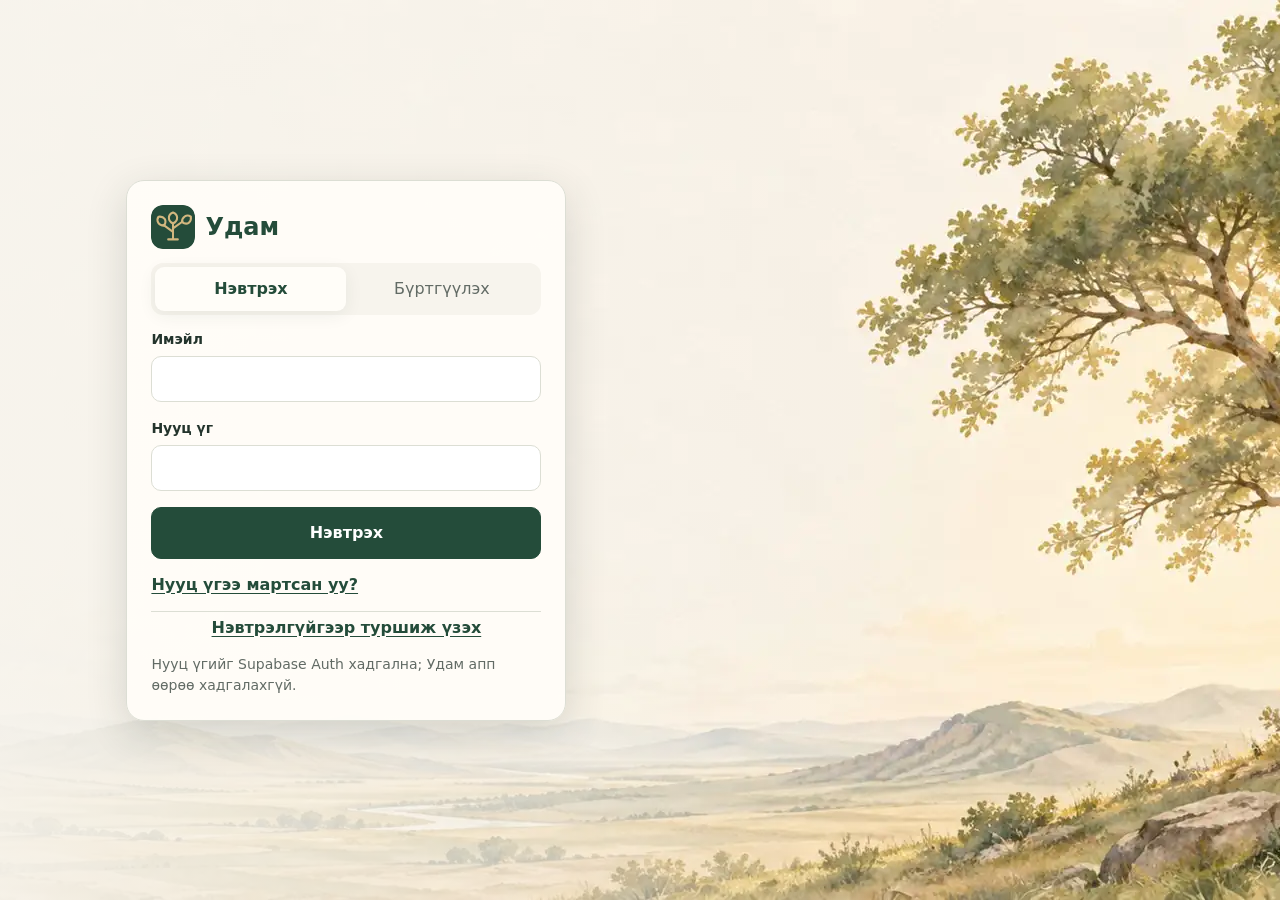
<file: index.html>
<!doctype html>
<html lang="mn">
  <head>
    <meta charset="UTF-8" />
    <meta name="viewport" content="width=device-width, initial-scale=1, viewport-fit=cover" />
    <link rel="icon" type="image/svg+xml" href="./favicon.svg" />
    <meta name="theme-color" content="#244c3a" />
    <title>Удам — ургийн мод</title>
    <!-- Supabase тохиргоо (байхгүй бол апп зөвхөн энэ төхөөрөмж дээр ажиллана) -->
    <script src="./udam-config.js"></script>
    <script type="module" crossorigin src="./assets/index-Bekx8KJh.js"></script>
    <link rel="modulepreload" crossorigin href="./assets/vendor-react-pIP-k1iF.js">
    <link rel="modulepreload" crossorigin href="./assets/vendor-supabase-s3XNS0mn.js">
    <link rel="stylesheet" crossorigin href="./assets/index-BInuLS4w.css">
  </head>
  <body>
    <div id="root">
      <div style="min-height:100vh;display:grid;place-items:center;background:#f7f4ed;color:#244c3a;font:600 20px/1.4 system-ui,'Segoe UI',Arial,sans-serif">
        <div style="text-align:center">
          <div style="font-size:34px;letter-spacing:.02em">Удам</div>
          <div style="font-weight:400;font-size:17px;color:#626b65;margin-top:6px">Ачаалж байна…</div>
        </div>
      </div>
    </div>
  </body>
</html>
</file>
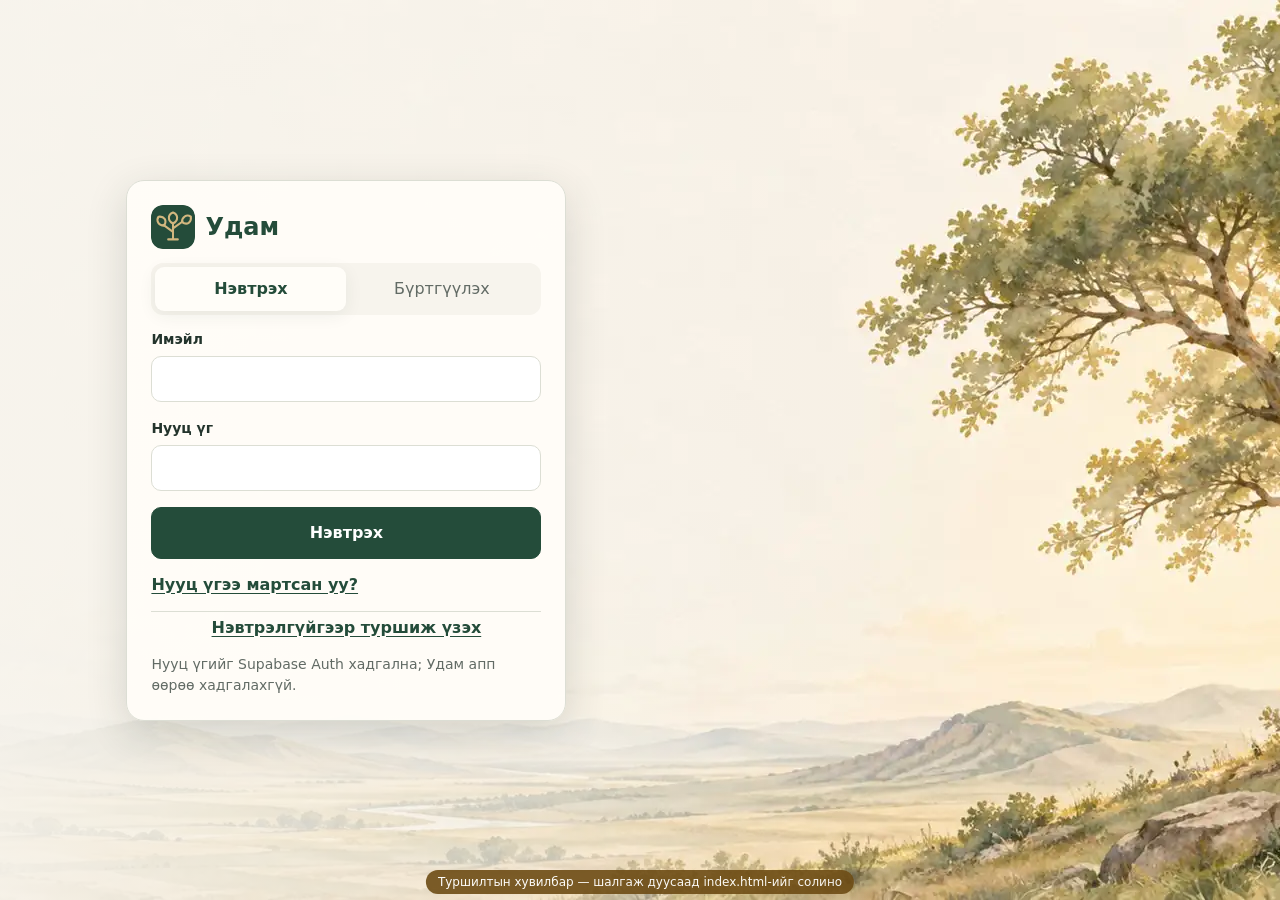
<file: beta/index.html>
<!doctype html>
<html lang="mn">
  <head>
    <meta charset="UTF-8" />
    <meta name="viewport" content="width=device-width, initial-scale=1, viewport-fit=cover" />
    <link rel="icon" type="image/svg+xml" href="../favicon.svg" />
    <meta name="theme-color" content="#244c3a" />
    <title>Удам — ургийн мод</title>
    <!-- Supabase тохиргоо (байхгүй бол апп зөвхөн энэ төхөөрөмж дээр ажиллана) -->
    <script src="../udam-config.js"></script>
    <script type="module" crossorigin src="./assets/index-C2Y6JgML.js"></script>
    <link rel="modulepreload" crossorigin href="./assets/vendor-react-pIP-k1iF.js">
    <link rel="modulepreload" crossorigin href="./assets/vendor-supabase-s3XNS0mn.js">
    <link rel="stylesheet" crossorigin href="./assets/index-BInuLS4w.css">
  </head>
  <body>
    <div id="root">
      <div style="min-height:100vh;display:grid;place-items:center;background:#f7f4ed;color:#244c3a;font:600 20px/1.4 system-ui,'Segoe UI',Arial,sans-serif">
        <div style="text-align:center">
          <div style="font-size:34px;letter-spacing:.02em">Удам</div>
          <div style="font-weight:400;font-size:17px;color:#626b65;margin-top:6px">Ачаалж байна…</div>
        </div>
      </div>
    </div>
  </body>
</html>
</file>
<file: assets/index-BInuLS4w.css>
:root{--bg: #f7f4ed;--surface: #fffdf8;--primary: #244c3a;--primary-hover: #193b2b;--accent: #b18a4b;--text: #23342c;--muted: #626b65;--border: #dcded4;--selected: #e7efe8;--danger: #a12b30;--connector: #8b968a;--warn-bg: #fbf3e2;--warn-text: #6d4c14;--male: #dfe7ef;--male-ink: #3c5a78;--female: #f3e1e1;--female-ink: #8a4448;--unk: #ece9e0;--bark: #9a6d45;--bark-light: #c39a6d;--gold: #b58a3e;--gold-light: #dcc287;--gold-ink: #7a5a1e;--leaf-1: #9fb889;--leaf-2: #b6c9a0;--leaf-3: #87a476;--ring: #e6dcc9;--sil-m: #8d9cac;--sil-f: #d4a58f;--sil-u: #a9a99f;--face-m: #e9edf1;--face-f: #f6e9e2;--face-u: #efede6;--radius-card: 12px;--radius-control: 10px;--shadow-card: 0 4px 18px rgb(35 52 44 / 7%);--shadow-pop: 0 12px 40px rgb(35 52 44 / 16%);--font: system-ui, "Segoe UI", "Noto Sans", Arial, sans-serif;--space-1: 4px;--space-2: 8px;--space-3: 12px;--space-4: 16px;--space-6: 24px;--space-8: 32px;--sidebar: 220px;--drawer: 320px;--header: 76px;color-scheme:light}*{box-sizing:border-box}html,body,#root{height:100%}body{margin:0;background:var(--bg);color:var(--text);font:16px/1.5 var(--font);-webkit-font-smoothing:antialiased;overflow:hidden}h1,h2,h3{line-height:1.2;margin:0;text-wrap:balance}h1{font-size:clamp(24px,3vw,30px);font-weight:700;letter-spacing:-.01em}h2{font-size:20px;font-weight:650}h3{font-size:16px;font-weight:650}p{margin:0}button,input,select,textarea{font:inherit;color:inherit}:focus-visible{outline:3px solid color-mix(in srgb,var(--primary) 55%,white);outline-offset:2px}.sr-only{position:absolute;width:1px;height:1px;overflow:hidden;clip:rect(0 0 0 0);white-space:nowrap}.muted{color:var(--muted)}.small,small{font-size:14px}.pre{white-space:pre-wrap}.err{color:var(--danger);font-size:14px}.ok{color:var(--primary)}.req{color:var(--danger);font-style:normal}.btn{display:inline-flex;align-items:center;justify-content:center;gap:8px;min-height:44px;padding:0 16px;border:1px solid var(--border);border-radius:var(--radius-control);background:var(--surface);color:var(--text);font-weight:550;font-size:15px;cursor:pointer;text-decoration:none;white-space:nowrap;transition:background .15s,border-color .15s}.btn:hover{border-color:var(--connector)}.btn:disabled{opacity:.5;cursor:not-allowed}.btn.primary{background:var(--primary);border-color:var(--primary);color:#fff}.btn.primary:hover:not(:disabled){background:var(--primary-hover)}.btn.ghost{background:transparent}.btn.danger{color:var(--danger)}.btn.danger-solid{background:var(--danger);border-color:var(--danger);color:#fff}.btn.small{min-height:36px;padding:0 12px;font-size:14px}.btn.big{min-height:52px;padding:0 24px;font-size:16px}.btn.wide{width:100%}.btn.left{margin-right:auto}.icon-btn{display:inline-grid;place-items:center;width:40px;height:40px;border:0;border-radius:var(--radius-control);background:transparent;color:var(--text);cursor:pointer}.icon-btn:hover{background:var(--selected)}.link-btn{display:inline-flex;align-items:center;gap:4px;border:0;background:none;padding:0;color:var(--primary);font-weight:600;cursor:pointer;text-decoration:underline;text-underline-offset:3px}input:not([type=checkbox]):not([type=radio]):not([type=file]),select,textarea{width:100%;min-height:44px;padding:10px 12px;border:1px solid var(--border);border-radius:var(--radius-control);background:#fff}textarea{resize:vertical;min-height:96px}input[aria-invalid=true],select[aria-invalid=true]{border-color:var(--danger)}input:disabled{background:var(--bg);color:var(--muted)}.field{display:grid;gap:6px}.field>span:first-child{font-size:14px;font-weight:600;color:var(--text)}.input-icon{position:relative;display:flex;align-items:center}.input-icon>svg{position:absolute;left:12px;color:var(--muted);pointer-events:none}.input-icon input:not([type=checkbox]):not([type=radio]):not([type=file]){padding-left:42px}.input-icon .clear{position:absolute;right:2px}.input-icon.grow{flex:1;min-width:0}.check-row{display:flex;align-items:center;gap:10px;min-height:44px;cursor:pointer}.check-row input{width:20px;height:20px;accent-color:var(--primary)}.seg{display:flex;flex-wrap:wrap;gap:6px}.seg label{position:relative;display:inline-flex;align-items:center;min-height:44px;padding:0 14px;border:1px solid var(--border);border-radius:var(--radius-control);background:#fff;cursor:pointer;font-size:15px}.seg label.on{border-color:var(--primary);background:var(--selected);font-weight:600}.seg input{position:absolute;opacity:0;top:0;right:0;bottom:0;left:0;cursor:pointer}.seg label:has(input:focus-visible){outline:3px solid color-mix(in srgb,var(--primary) 55%,white);outline-offset:2px}.date-row{display:grid;grid-template-columns:minmax(0,1fr) minmax(0,1fr);gap:8px}.grid2{display:grid;grid-template-columns:repeat(auto-fit,minmax(200px,1fr));gap:12px}.row{display:flex;gap:8px}.badge{display:inline-flex;align-items:center;padding:2px 8px;border-radius:999px;background:var(--unk);color:var(--muted);font-size:12px;font-weight:600}.badge.self{background:var(--primary);color:#fff}.tag{border:0;border-radius:999px;padding:4px 10px;background:var(--selected);color:var(--primary);font-size:14px;cursor:pointer;min-height:32px}.card{background:var(--surface);border:1px solid var(--border);border-radius:var(--radius-card);padding:16px;display:grid;gap:12px}.notice{background:var(--warn-bg);color:var(--warn-text);border-radius:var(--radius-control);padding:12px;display:grid;gap:8px;font-size:15px}.warn-line{background:var(--warn-bg);color:var(--warn-text);border-radius:8px;padding:8px 10px;font-size:14px}.hint{color:var(--muted);font-size:15px}.stats{display:flex;flex-wrap:wrap;gap:8px 20px;list-style:none;padding:0;margin:0;font-size:15px;font-variant-numeric:tabular-nums}.udam-welcome{background-color:var(--bg);background-image:linear-gradient(90deg,rgb(247 244 237 / 92%) 0%,rgb(247 244 237 / 55%) 42%,transparent 70%),url(./welcome-background-23b8YaaG.webp);background-size:cover;background-position:center}.welcome{height:100%;overflow:auto;display:flex;align-items:center;padding-block:48px;padding-left:max(24px,env(safe-area-inset-left));padding-right:max(24px,env(safe-area-inset-right))}.welcome-inner{max-width:520px;margin-left:clamp(0px,8vw,120px);display:grid;gap:16px;justify-items:start}.welcome h1{font-size:clamp(44px,7vw,64px);color:var(--primary);letter-spacing:-.02em}.tagline{font-size:20px;font-weight:600}.lede{color:var(--text);max-width:46ch}.welcome-actions{display:flex;flex-wrap:wrap;gap:12px;margin-top:8px}.device-note{font-size:14px;color:var(--muted);background:#fffdf8d1;padding:8px 12px;border-radius:var(--radius-control)}@media(max-width:640px){.udam-welcome{background-position:right center;background-image:linear-gradient(#f7f4edcc,#f7f4edad),url(./welcome-background-23b8YaaG.webp)}.welcome{align-items:flex-start}.welcome-inner{margin-left:0}.welcome-actions,.welcome-actions .btn{width:100%}}.loading{display:grid;place-items:center;height:100%;color:var(--muted)}.app{display:grid;grid-template-columns:var(--sidebar) minmax(0,1fr);height:100%}.app.has-drawer{grid-template-columns:var(--sidebar) minmax(0,1fr) var(--drawer)}.sidebar{background:var(--primary);color:#f1f4ef;display:flex;flex-direction:column;gap:8px;padding:20px 12px;overflow:auto}.brand{display:flex;align-items:center;gap:10px;padding:4px 8px 16px;font-size:26px;font-weight:700;color:#e9d7ad;letter-spacing:.01em}.brand img{border-radius:10px;box-shadow:0 0 0 1px #ffffff26}.sidebar nav{display:grid;gap:4px}.sidebar nav button{display:flex;align-items:center;gap:12px;min-height:48px;padding:0 14px;border:0;border-radius:var(--radius-control);background:transparent;color:inherit;font-size:16px;cursor:pointer;text-align:left}.sidebar nav button:hover{background:#ffffff14}.sidebar nav button.on{background:#ffffff24;font-weight:650}.sidebar :focus-visible{outline-color:#e9d7ad}.demo-badge{align-self:flex-start;margin:0 8px 8px;padding:4px 10px;border-radius:999px;background:#e9d7ad;color:var(--primary);font-size:13px;font-weight:700}.save-state{margin-top:auto;padding:12px 8px 0;border-top:1px solid rgb(255 255 255 / 15%);font-size:14px;display:grid;gap:2px;min-height:52px}.save-state small{color:#f1f4efb3;font-size:13px}.save-state.s-error{color:#ffc9c4}.main{min-width:0;min-height:0;display:flex;flex-direction:column;overflow:hidden}.demo-strip{display:flex;flex-wrap:wrap;align-items:center;justify-content:space-between;gap:8px 16px;background:#efe3c6;color:#5d4614;font-size:14px;padding:8px 24px;font-weight:550}.demo-actions{display:flex;flex-wrap:wrap;gap:8px}.home-btn{display:flex;align-items:center;gap:12px;min-height:44px;margin-top:auto;padding:0 14px;border:0;border-radius:var(--radius-control);background:transparent;color:#f1f4efcc;font-size:15px;cursor:pointer;text-align:left}.home-btn:hover{background:#fffdf814;color:#f1f4ef}.home-btn+.save-state{margin-top:0}.error-strip{display:flex;flex-wrap:wrap;align-items:center;gap:8px 12px;background:#f8dcdc;color:var(--danger);padding:8px 24px;font-size:15px;font-weight:550}.bottom-nav{display:none}.drawer{background:var(--surface);border-left:1px solid var(--border);overflow:auto;min-width:0}.tree-view{display:flex;flex-direction:column;flex:1;min-height:0}.view-head{min-height:var(--header);display:flex;flex-wrap:wrap;align-items:center;justify-content:space-between;gap:12px 24px;padding:16px 28px 12px;border-bottom:1px solid var(--border);background:var(--bg)}.view-title{display:grid;gap:10px;min-width:0}.view-tools{display:flex;align-items:center;gap:12px;flex-wrap:wrap}.chips{display:flex;flex-wrap:wrap;gap:8px}.chip{min-height:40px;padding:0 18px;border-radius:999px;border:1px solid var(--border);background:var(--surface);font-size:15px;cursor:pointer;color:var(--text)}.chip.on{background:var(--primary);border-color:var(--primary);color:#fff;font-weight:600}.search{position:relative;width:280px;max-width:100%}.search-list{position:absolute;z-index:20;top:calc(100% + 6px);left:0;right:0;list-style:none;margin:0;padding:6px;background:var(--surface);border:1px solid var(--border);border-radius:var(--radius-control);box-shadow:var(--shadow-pop)}.search-list button{display:flex;gap:10px;align-items:center;width:100%;min-height:44px;padding:6px 8px;border:0;background:none;border-radius:8px;cursor:pointer;text-align:left}.search-list button.on,.search-list button:hover{background:var(--selected)}.search-empty{padding:10px;font-size:15px;color:var(--muted)}.canvas{flex:1;min-height:0;position:relative;background:var(--bg)}.side-note,.collapse-note{position:absolute;z-index:5;left:16px;right:16px;top:12px;max-width:640px;background:var(--surface);border:1px solid var(--border);border-radius:var(--radius-control);padding:10px 14px;font-size:15px;box-shadow:var(--shadow-card)}.side-note.strong{position:static;margin:24px}.collapse-note{top:auto;bottom:16px;left:50%;right:auto;transform:translate(-50%);width:max-content;max-width:calc(100% - 32px)}.empty-state{display:grid;place-items:center;align-content:center;gap:16px;height:100%;padding:24px;text-align:center;color:var(--muted);font-size:17px}.empty-state.inline{height:auto;padding:48px 16px}.react-flow{--xy-background-color: var(--bg)}.react-flow__handle{opacity:0;width:1px;height:1px;min-width:0;min-height:0;border:0;pointer-events:none}.react-flow__edge-path{stroke:var(--connector);stroke-width:1.6}.e-partner .react-flow__edge-path{stroke:var(--accent);stroke-width:2}.react-flow__node{cursor:default}.pnode{position:relative;background:var(--surface);border:1px solid var(--border);border-radius:var(--radius-card);box-shadow:var(--shadow-card)}.pnode.is-sel{border:2px solid var(--primary);box-shadow:0 0 0 4px var(--selected),var(--shadow-card)}.pnode.is-ph{border-style:dashed;background:#fbfaf5}.pnode-main{display:flex;align-items:center;gap:12px;width:100%;height:100%;padding:10px 12px 10px 14px;border:0;background:none;border-radius:inherit;cursor:pointer;text-align:left}.pnode-text{display:grid;gap:1px;min-width:0}.pnode-name{font-weight:650;font-size:15px;line-height:1.25;display:-webkit-box;-webkit-line-clamp:2;-webkit-box-orient:vertical;overflow:hidden;overflow-wrap:anywhere}.pnode-sub{font-size:13px;color:var(--muted);font-variant-numeric:tabular-nums;white-space:nowrap;overflow:hidden;text-overflow:ellipsis}.pnode-sub.clan{font-size:12px}.self-badge{position:absolute;top:8px;right:8px;background:var(--primary);color:#fff;font-size:11px;font-weight:700;padding:1px 7px;border-radius:999px}.pnode-toggle{position:absolute;left:50%;bottom:-14px;transform:translate(-50%);display:inline-flex;align-items:center;gap:2px;min-width:28px;height:26px;padding:0 8px;border:1px solid var(--border);border-radius:999px;background:var(--surface);color:var(--muted);font-size:12px;font-weight:600;cursor:pointer}.pnode-toggle:hover{color:var(--primary);border-color:var(--primary)}.jnode{width:10px;height:10px;border-radius:50%;background:var(--accent)}.zoombar{position:absolute;z-index:5;left:16px;bottom:16px;display:flex;align-items:center;gap:2px;padding:4px;background:var(--surface);border:1px solid var(--border);border-radius:var(--radius-card);box-shadow:var(--shadow-card)}.zoom-val{min-width:48px;text-align:center;font-size:14px;font-variant-numeric:tabular-nums}.zoombar .sep{width:1px;height:24px;background:var(--border);margin:0 4px}.minimap.react-flow__minimap{border:1px solid var(--border);border-radius:var(--radius-card);overflow:hidden;background:var(--surface);box-shadow:var(--shadow-card)}.avatar{flex:none;display:inline-grid;place-items:center;border-radius:50%;object-fit:cover;font-weight:600;letter-spacing:.02em}.avatar-m{background:var(--male);color:var(--male-ink)}.avatar-f{background:var(--female);color:var(--female-ink)}.avatar-u{background:var(--unk);color:var(--muted)}.panel{padding:12px 20px 32px;display:grid;gap:16px;align-content:start}.panel-page{flex:1;min-height:0;max-width:760px;width:100%;margin:0 auto;padding:20px 28px 40px;overflow:auto}.panel-top{display:flex;justify-content:flex-end;min-height:32px}.panel-page .panel-top{justify-content:flex-start}.panel-head{display:flex;gap:16px;align-items:center}.panel-head h2{font-size:24px;overflow-wrap:anywhere}.panel-head p{font-size:15px}.badges{display:flex;gap:6px;margin-top:4px}.panel-actions{display:grid;gap:8px}.panel-page .panel-actions{grid-template-columns:repeat(auto-fit,minmax(220px,1fr))}.tabs{display:flex;gap:4px;border-bottom:1px solid var(--border);overflow-x:auto}.tabs button{flex:none;min-height:44px;padding:0 10px;border:0;background:none;color:var(--muted);font-size:15px;cursor:pointer;border-bottom:2px solid transparent;margin-bottom:-1px}.tabs button.on{color:var(--primary);border-bottom-color:var(--accent);font-weight:650}.tabpanel{display:grid;gap:12px}dl.info{margin:0;gap:14px}.info-row{display:grid;grid-template-columns:28px minmax(0,1fr);gap:8px}.info-icon{color:var(--muted);padding-top:2px}.info-row dt{font-size:14px;color:var(--muted)}.info-row dd{margin:0;overflow-wrap:anywhere}.warnings{background:var(--warn-bg);color:var(--warn-text);border-radius:var(--radius-control);padding:10px 12px;display:grid;gap:6px;font-size:14px}.warnings p{display:flex;gap:8px;align-items:flex-start}.warnings svg{flex:none;margin-top:2px}.who{gap:8px}.path{list-style:none;margin:0;padding:0;display:flex;flex-wrap:wrap;gap:4px 6px;font-size:15px}.path li:not(:first-child):before{content:"→ ";color:var(--accent);font-weight:700}.path li:first-child{font-weight:700}.panel-secondary{display:flex;flex-wrap:wrap;gap:8px}.fam h3{font-size:14px;color:var(--muted);text-transform:uppercase;letter-spacing:.06em;font-weight:650}.fam-row{display:flex;flex-wrap:wrap;align-items:center;justify-content:space-between;gap:8px}.fam-edit{display:flex;align-items:center;gap:6px}.fam-edit select{min-height:36px;padding:4px 8px;font-size:14px;width:auto}.person-link{display:flex;align-items:center;gap:10px;min-height:44px;border:0;background:none;padding:2px;cursor:pointer;text-align:left;border-radius:8px;min-width:0}.person-link:hover b{text-decoration:underline}.person-link span{display:grid}.person-link small{color:var(--muted);font-size:13px}.page{flex:1;min-height:0;overflow:auto;padding:24px 28px 48px;display:grid;gap:16px;align-content:start}.page>*{max-width:960px;width:100%}.page-head{display:flex;flex-wrap:wrap;align-items:center;justify-content:space-between;gap:12px}.count{font-size:16px;color:var(--muted);font-weight:500;margin-left:6px;font-variant-numeric:tabular-nums}.list-tools{display:flex;flex-wrap:wrap;gap:12px;align-items:center}.inline-field{display:flex;align-items:center;gap:8px;font-size:14px;color:var(--muted)}.inline-field select{width:auto}.people-list{list-style:none;margin:0;padding:0;background:var(--surface);border:1px solid var(--border);border-radius:var(--radius-card);overflow:hidden}.people-list li+li{border-top:1px solid var(--border)}.people-row{display:grid;grid-template-columns:44px minmax(0,2fr) 110px minmax(0,1.5fr);gap:16px;align-items:center;width:100%;min-height:64px;padding:10px 16px;border:0;background:none;text-align:left;cursor:pointer}.people-row:hover{background:var(--selected)}.pr-name{display:flex;flex-wrap:wrap;align-items:baseline;gap:4px 8px;min-width:0}.pr-name b{overflow-wrap:anywhere}.pr-year{font-variant-numeric:tabular-nums}.pr-place{color:var(--text);overflow-wrap:anywhere}.mem-grid{display:grid;grid-template-columns:repeat(auto-fill,minmax(280px,1fr));gap:16px}.mem-card{background:var(--surface);border:1px solid var(--border);border-radius:var(--radius-card);overflow:hidden;display:flex;flex-direction:column}.mem-card.compact{box-shadow:none}.mem-photos{display:grid;grid-template-columns:repeat(auto-fit,minmax(100px,1fr));gap:2px;background:var(--border)}.mem-photo{width:100%;aspect-ratio:4/3;object-fit:cover;display:block;background:var(--unk)}.mem-body{padding:14px 16px;display:grid;gap:8px}.mem-body p{font-size:15px}.mem-people{display:flex;flex-wrap:wrap;gap:6px}.mem-foot{display:flex;justify-content:space-between;align-items:center;gap:8px}.mem-list{display:grid;gap:12px}.settings .card h2{font-size:18px}.btn-row{display:flex;flex-wrap:wrap;gap:8px}.danger-card{border-color:#e7c4c4}.notice-card{background:#f4ecd8;border-color:#e6d6ad}.trash{list-style:none;padding:0;margin:0;display:grid;gap:8px}.trash li{display:flex;flex-wrap:wrap;justify-content:space-between;align-items:center;gap:8px}.json-box{width:100%;min-height:260px;font:12px/1.4 ui-monospace,Menlo,Consolas,monospace}.modal-backdrop{position:fixed;top:0;right:0;bottom:0;left:0;z-index:50;background:#23342c61;display:grid;place-items:center;padding:16px}.modal{width:min(560px,100%);max-height:min(92vh,860px);display:flex;flex-direction:column;background:var(--surface);border-radius:16px;box-shadow:var(--shadow-pop);overflow:hidden}.modal-wide{width:min(760px,100%)}.modal-head{display:flex;align-items:center;justify-content:space-between;gap:12px;padding:16px 16px 12px 24px;border-bottom:1px solid var(--border)}.modal-head h2{font-size:20px;overflow-wrap:anywhere}.modal-body{padding:20px 24px;overflow:auto;flex:1}.modal-foot{display:flex;flex-wrap:wrap;justify-content:flex-end;gap:8px;padding:12px 24px;border-top:1px solid var(--border);background:var(--bg)}.confirm-bar{display:flex;flex-wrap:wrap;align-items:center;gap:8px;width:100%;justify-content:flex-end}.confirm-bar span{margin-right:auto;font-weight:600}.form{display:grid;gap:16px}fieldset{border:0;padding:0;margin:0;display:grid;gap:12px;min-width:0}legend{font-size:13px;font-weight:700;text-transform:uppercase;letter-spacing:.08em;color:var(--accent);padding:0;margin-bottom:8px}.dup-list{list-style:none;padding:0;margin:0;display:grid;gap:6px}.dup-list li{display:flex;flex-wrap:wrap;align-items:center;gap:8px}.dup-list li>span{flex:1;min-width:120px;color:var(--text)}.photo-row{display:flex;flex-wrap:wrap;align-items:center;gap:12px}.photo-preview{width:64px;height:64px;border-radius:50%;object-fit:cover}.thumbs{display:flex;flex-wrap:wrap;gap:8px}.thumb{position:relative;width:84px;height:84px;border-radius:10px;overflow:hidden;background:var(--unk);display:grid;place-items:center}.thumb img{width:100%;height:100%;object-fit:cover}.thumb .icon-btn{position:absolute;top:4px;right:4px;width:28px;height:28px;background:#fffdf8eb}.thumb.add{border:1px dashed var(--connector);background:none;cursor:pointer;color:var(--muted)}.picker{display:grid;gap:8px}.picker-list{list-style:none;margin:0;padding:0;max-height:300px;overflow:auto;border:1px solid var(--border);border-radius:var(--radius-control)}.picker-list li+li{border-top:1px solid var(--border)}.picker-row{display:flex;align-items:center;gap:10px;width:100%;min-height:52px;padding:8px 12px;border:0;background:none;text-align:left;cursor:pointer}.picker-row:hover:not(:disabled){background:var(--selected)}.picker-row.is-selected{background:var(--selected)}.picker-row:disabled{cursor:not-allowed;opacity:.6}.picker-text{display:grid;min-width:0;flex:1}.picker-text small{color:var(--muted);font-size:13px}.check{color:var(--primary);font-weight:700}.pad{padding:12px}.rel-grid{display:grid;grid-template-columns:repeat(auto-fit,minmax(150px,1fr));gap:10px}.rel-grid .hint{grid-column:1 / -1}.rel-option{min-height:64px;padding:12px;border:1px solid var(--border);border-radius:var(--radius-card);background:#fff;font-size:16px;font-weight:600;cursor:pointer}.rel-option:hover{border-color:var(--primary);background:var(--selected)}.rel-actions{display:flex;align-items:center;gap:12px}.preview h3{font-size:18px}.toasts{position:fixed;z-index:70;left:50%;bottom:calc(24px + env(safe-area-inset-bottom));transform:translate(-50%);display:grid;gap:8px;width:max-content;max-width:calc(100vw - 32px)}.toast{display:flex;align-items:center;gap:16px;padding:12px 16px;border-radius:var(--radius-control);background:var(--text);color:#fff;box-shadow:var(--shadow-pop);font-size:15px}.toast.error{background:var(--danger)}.toast .link-btn{color:#e9d7ad}@media(max-width:760px){.app,.app.has-drawer{grid-template-columns:minmax(0,1fr);grid-template-rows:minmax(0,1fr) auto}.sidebar{display:none}.bottom-nav{display:grid;grid-template-columns:repeat(4,1fr);background:var(--surface);border-top:1px solid var(--border);padding-bottom:env(safe-area-inset-bottom)}.bottom-nav button{display:grid;justify-items:center;gap:2px;min-height:60px;padding:6px 2px;border:0;background:none;font-size:12px;color:var(--muted);cursor:pointer}.bottom-nav button.on{color:var(--primary);font-weight:700}.drawer{position:fixed;top:0;right:0;bottom:0;left:0;z-index:40;border:0;padding-top:env(safe-area-inset-top);padding-bottom:env(safe-area-inset-bottom)}.view-head{padding:10px 16px;min-height:0;gap:10px}.view-head h1{font-size:22px}.view-title{gap:8px;width:100%}.chips{flex-wrap:nowrap;overflow-x:auto;scrollbar-width:none}.chip{flex:none;min-height:44px;padding:0 14px}.view-tools{width:100%;flex-wrap:nowrap}.search{flex:1;width:auto;min-width:0}.view-tools .btn{flex:none;padding:0 12px}.minimap{display:none}.zoombar{left:12px;bottom:12px}.page,.panel-page{padding:16px 16px 32px}.people-row{grid-template-columns:44px minmax(0,1fr) auto;grid-template-areas:"a n y" "a p p";row-gap:0;column-gap:12px}.people-row>:first-child{grid-area:a}.pr-name{grid-area:n}.pr-year{grid-area:y;color:var(--muted);font-size:14px}.pr-place{grid-area:p;font-size:14px;color:var(--muted)}.modal-backdrop{padding:0}.modal-full{width:100%;height:100%;max-height:none;border-radius:0;padding-top:env(safe-area-inset-top);padding-bottom:env(safe-area-inset-bottom)}.modal-body{padding:16px}.modal-head{padding:12px 12px 10px 16px}.modal-foot{padding:10px 16px}.demo-strip,.error-strip{padding:8px 16px}.demo-actions,.demo-actions .btn{width:100%}.demo-actions .btn{flex:1;width:auto}.toasts{bottom:calc(76px + env(safe-area-inset-bottom))}.collapse-note{bottom:72px}}@media(prefers-reduced-motion:reduce){*,*:before,*:after{scroll-behavior:auto!important;animation-duration:.01ms!important;transition-duration:.01ms!important}}.title-row{display:flex;flex-wrap:wrap;align-items:center;gap:10px 16px}.shape-toggle{display:inline-flex;padding:3px;border:1px solid var(--border);border-radius:999px;background:var(--surface)}.shape-toggle button{min-height:34px;min-width:64px;padding:0 14px;border:0;border-radius:999px;background:none;font-size:15px;color:var(--muted);cursor:pointer}.shape-toggle button.on{background:var(--selected);color:var(--primary);font-weight:650}.canvas.is-organic{background:#fbf9f3;overflow:hidden}.o-wrap{position:absolute;top:0;right:0;bottom:0;left:0;touch-action:none;cursor:grab;user-select:none;-webkit-user-select:none}.o-wrap:active{cursor:grabbing}.o-svg{display:block}.o-vp{transform-origin:0 0}.o-vp.smooth{transition:transform .4s cubic-bezier(.2,.7,.2,1)}.o-bark{fill:var(--bark)}.o-bark-light{fill:var(--bark-light);opacity:.55}.o-twig{fill:none;stroke:var(--bark);stroke-width:2.4;stroke-linecap:round}.o-couple{fill:var(--ring);stroke:#d6c7ab;stroke-width:1}.o-couple.is-former{fill:none;stroke:var(--bark-light);stroke-width:2;stroke-dasharray:6 5}.o-node{cursor:pointer;outline:none}.o-ring{fill:var(--surface);stroke:var(--ring);stroke-width:3}.o-node:hover .o-ring{stroke:var(--accent)}.o-node.is-sel .o-ring{stroke:var(--primary);stroke-width:4}.o-node:focus-visible .o-ring{stroke:var(--primary);stroke-width:5}.o-node.is-sel .o-pill{stroke:var(--primary);stroke-width:1.5}.o-node.is-alias .o-ring{stroke-dasharray:5 4}.o-node.is-ph .o-ring{stroke-dasharray:3 4}.o-face-m{fill:var(--face-m)}.o-face-f{fill:var(--face-f)}.o-face-u{fill:var(--face-u)}.o-sil-m{fill:var(--sil-m)}.o-sil-f{fill:var(--sil-f)}.o-sil-u{fill:var(--sil-u)}.o-pill{fill:var(--surface);stroke:var(--ring);stroke-width:1.2;filter:drop-shadow(0 2px 4px rgb(35 52 44 / 6%))}.o-name{font:600 15px var(--font);fill:var(--text)}.o-initial{font:700 26px var(--font);fill:var(--muted)}.o-years{font:600 12.5px var(--font);fill:var(--muted);font-variant-numeric:tabular-nums}.o-self circle{fill:var(--primary);stroke:var(--surface);stroke-width:2}.o-self text{font:700 10px var(--font);fill:#fff}.o-root{position:absolute;z-index:5;top:12px;left:16px;right:16px;width:max-content;max-width:calc(100% - 32px);display:flex;flex-wrap:wrap;align-items:center;gap:6px 12px;padding:8px 12px;background:#fffdf8f0;border:1px solid var(--border);border-radius:var(--radius-card);box-shadow:var(--shadow-card);font-size:15px}.o-root select{min-height:38px;padding:4px 8px;max-width:260px}.o-root-hint{flex-basis:100%;max-width:52ch}.o-missing{position:absolute;z-index:6;left:50%;bottom:76px;transform:translate(-50%);width:max-content;max-width:calc(100% - 32px);display:flex;flex-wrap:wrap;gap:6px 12px;padding:10px 14px;background:var(--surface);border:1px solid var(--border);border-radius:var(--radius-control);box-shadow:var(--shadow-card);font-size:15px}.o-zoom{left:50%;transform:translate(-50%)}.o-corner{position:absolute;bottom:-10px;width:200px;height:200px;opacity:.35;pointer-events:none;z-index:0}.o-corner.left{left:-20px}.o-corner.right{right:-20px}.o-corner-stem{fill:none;stroke:var(--leaf-3);stroke-width:2}.o-grow{transform-box:fill-box;animation:o-grow .34s cubic-bezier(.2,.7,.2,1) backwards}.o-leaf{transform-box:fill-box;transform-origin:0% 50%;animation:o-leaf .3s cubic-bezier(.3,1.4,.5,1) backwards}.o-pop{transform-box:fill-box;transform-origin:50% 30%;animation:o-pop .3s cubic-bezier(.3,1.3,.5,1) backwards}.o-fade{animation:o-fade .3s ease backwards}@keyframes o-grow{0%{transform:scale(.02);opacity:0}to{transform:scale(1);opacity:1}}@keyframes o-leaf{0%{transform:scale(0)}to{transform:scale(1)}}@keyframes o-pop{0%{transform:scale(.4);opacity:0}to{transform:scale(1);opacity:1}}@keyframes o-fade{0%{opacity:0}to{opacity:1}}@media(prefers-reduced-motion:reduce){.o-grow,.o-leaf,.o-pop,.o-fade{animation:none}.o-vp.smooth{transition:none}}@media(max-width:760px){.o-corner{display:none}.title-row{flex-wrap:nowrap;overflow-x:auto;scrollbar-width:none}.shape-toggle{flex:none}.o-root{top:8px;left:8px;padding:6px 10px}.o-root-hint{display:none}.o-root select{max-width:180px}}.notice.fix{gap:10px}.fix-row{display:flex;flex-wrap:wrap;align-items:center;gap:8px 12px}.fix-row span{flex:1 1 200px}.follow-list{list-style:none;margin:0;padding:0;display:grid;gap:4px}.follow-list .check-row{align-items:center}.fix-banner{display:flex;flex-wrap:wrap;align-items:center;gap:8px 14px;padding:10px 28px;background:var(--warn-bg);color:var(--warn-text);font-size:15px;border-bottom:1px solid #ecdcb8}.fix-banner span{flex:1 1 260px}@media(max-width:760px){.fix-banner{padding:8px 16px}}.no-anim .o-grow,.no-anim .o-leaf,.no-anim .o-pop,.no-anim .o-fade{animation:none!important}.o-node-wrap{transition:opacity .2s}.o-node-wrap.s-dim{opacity:.32}.o-node-wrap.s-rel .o-ring{stroke:var(--accent);stroke-width:3.5}.o-node-wrap.s-sel .o-ring{stroke:var(--primary);stroke-width:4.5}.o-node-wrap.s-sel .o-pill{stroke:var(--primary);stroke-width:1.6}.o-node-wrap.s-path .o-ring{stroke:var(--primary);stroke-width:4.5}.o-node-wrap.s-path .o-pill{fill:var(--selected);stroke:var(--primary)}.o-branch{transition:opacity .2s}.o-branch.b-soft{opacity:.6}.o-branch.b-dim{opacity:.22}.o-branch.b-on .o-bark{fill:#7d5634}.o-adopt{fill:none;stroke:var(--bark);stroke-dasharray:9 7;stroke-linecap:round}.o-branch.k-guardian .o-adopt{stroke-dasharray:2 7}.o-branch.k-unknown .o-adopt{stroke-dasharray:12 5 2 5}.o-couple.is-on{fill:var(--accent);stroke:var(--accent)}.o-couple.is-former.is-on{fill:none}.o-couple.is-dim{opacity:.3}.o-leaves{transition:opacity .2s}.o-leaves.dim{opacity:.35}.o-plus{cursor:pointer;outline:none}.o-plus circle:not(.o-plus-hit){fill:var(--primary);stroke:var(--surface);stroke-width:3}.o-plus-hit{fill:transparent}.o-plus path{stroke:#fff;stroke-width:2.6;stroke-linecap:round}.o-plus:focus-visible circle:not(.o-plus-hit){stroke:var(--accent);stroke-width:4}.o-more{cursor:pointer;outline:none}.o-more rect{fill:var(--surface);stroke:var(--primary);stroke-width:1.5}.o-more text{font:700 13px var(--font);fill:var(--primary)}.o-more:hover rect,.o-more:focus-visible rect{fill:var(--selected);stroke-width:2.5}.o-more-stem{stroke:var(--bark-light);stroke-width:2.5;stroke-dasharray:3 4;fill:none}.o-top{position:absolute;z-index:6;top:12px;left:16px;right:16px;width:max-content;max-width:calc(100% - 32px);display:flex;flex-wrap:wrap;align-items:center;gap:6px 10px;padding:6px 8px 6px 12px;background:#fffdf8f2;border:1px solid var(--border);border-radius:var(--radius-card);box-shadow:var(--shadow-card);font-size:15px}.o-top select{min-height:38px;padding:4px 8px;max-width:240px}.o-frame-label{max-width:26ch;overflow:hidden;text-overflow:ellipsis;white-space:nowrap}.o-top .info{width:36px;height:36px;font-size:18px;color:var(--muted)}.o-help{position:absolute;top:calc(100% + 6px);left:0;width:min(380px,calc(100vw - 32px));display:grid;gap:8px;padding:12px 14px;background:var(--surface);border:1px solid var(--border);border-radius:var(--radius-card);box-shadow:var(--shadow-pop);font-size:14px}.o-pathbar{position:absolute;z-index:6;top:68px;left:16px;right:16px;width:max-content;max-width:calc(100% - 32px);display:flex;align-items:center;gap:8px;padding:6px 6px 6px 14px;background:var(--selected);border:1px solid #c9dccb;border-radius:var(--radius-control);font-size:14px}.o-menu{position:absolute;z-index:30;display:grid;gap:2px;padding:8px;background:var(--surface);border:1px solid var(--border);border-radius:14px;box-shadow:var(--shadow-pop)}.o-menu-head{padding:4px 8px 8px;font-weight:700;font-size:15px;overflow-wrap:break-word}.o-menu-add{display:grid;grid-template-columns:1fr 1fr;gap:6px;padding-bottom:4px}.o-menu-sep{height:1px;background:var(--border);margin:4px 0}.mi{display:flex;align-items:center;min-height:44px;padding:0 12px;border:0;border-radius:10px;background:none;text-align:left;font-size:15px;cursor:pointer;color:var(--text)}.mi:hover,.mi:focus-visible{background:var(--selected);outline:none}.mi.primary{justify-content:center;background:var(--selected);color:var(--primary);font-weight:650;font-size:14px}.mi.primary:hover,.mi.primary:focus-visible{background:var(--primary);color:#fff}.o-empty-anc{position:absolute;z-index:5;left:50%;top:42%;transform:translate(-50%,-50%);display:grid;gap:10px;justify-items:center;padding:16px 20px;background:var(--surface);border:1px solid var(--border);border-radius:var(--radius-card);box-shadow:var(--shadow-card);text-align:center}.zoombar .icon-btn:disabled{opacity:.35;cursor:not-allowed}.panel-head{flex-direction:column;text-align:center;gap:10px}.panel-head>div{display:grid;gap:2px;justify-items:center;width:100%}.panel-head h2{font-size:clamp(19px,2.2vw,24px);overflow-wrap:break-word;word-break:normal;-webkit-hyphens:manual;hyphens:manual;text-wrap:balance;max-width:100%}.panel-head h2.long{font-size:19px}.panel-head h2.xlong{font-size:17px}.tabs{display:grid;grid-template-columns:repeat(4,minmax(0,1fr));gap:2px;overflow:visible}.tabs button{padding:4px;font-size:14px;line-height:1.25;white-space:normal;text-align:center;min-width:0}.print-sheet{display:none}@media print{html,body{height:auto!important;overflow:visible!important;background:#fff!important}body.printing #root,body.printing .modal-backdrop,body.printing .toasts{display:none!important}body.printing .print-sheet{display:block;color:#23342c}.print-sheet h1{font:700 20pt var(--font);margin:0 0 2mm;color:var(--primary)}.print-sheet p{font:11pt var(--font);margin:0 0 4mm;color:var(--muted)}.print-sheet svg{width:100%;height:auto;max-height:175mm;display:block}.print-sheet *{-webkit-print-color-adjust:exact;print-color-adjust:exact}}@media(max-width:760px){.drawer{inset:auto 0 0 0;top:auto;height:min(62vh,560px);border-radius:18px 18px 0 0;box-shadow:0 -12px 40px #23342c2e;padding-top:0}.drawer:before{content:"";display:block;width:44px;height:5px;border-radius:3px;background:var(--border);margin:8px auto 0}.panel-drawer .panel-head .avatar{width:72px!important;height:72px!important}.panel-drawer{padding-top:0}.o-top{top:8px;left:8px;padding:4px 6px 4px 10px;gap:4px 8px}.o-top select{max-width:150px}.o-top .o-print{display:none}.o-pathbar{top:60px;left:8px}.o-frame-label{max-width:14ch}}.cropper{display:grid;gap:12px;justify-items:center}.crop-stage{position:relative;border-radius:12px;overflow:hidden;touch-action:none;cursor:grab;background:#efe9dc;max-width:100%}.crop-stage:active{cursor:grabbing}.crop-stage canvas{display:block}.crop-mask{position:absolute;top:0;right:0;bottom:0;left:0;pointer-events:none;background:radial-gradient(circle closest-side,transparent 99%,rgb(35 52 44 / 55%) 100%);box-shadow:inset 0 0 0 2px #ffffffb3}.crop-mask:after{content:"";position:absolute;top:0;right:0;bottom:0;left:0;border-radius:50%;box-shadow:0 0 0 2px #fff}.crop-loading{position:absolute;top:0;right:0;bottom:0;left:0;display:grid;place-items:center;color:var(--muted)}.crop-zoom{display:flex;align-items:center;gap:8px;width:min(280px,100%)}.crop-zoom input{flex:1;min-height:0;padding:0;border:0;accent-color:var(--primary)}.auth-page{justify-content:flex-start}.auth-card{width:min(440px,100%);margin-left:clamp(0px,8vw,120px);display:grid;gap:14px;background:#fffdf8f5;border:1px solid var(--border);border-radius:18px;padding:24px;box-shadow:var(--shadow-pop)}.auth-card.wide{width:min(620px,100%)}.auth-card h1{font-size:26px}.auth-brand{display:flex;align-items:center;gap:10px;font-size:24px;font-weight:700;color:var(--primary)}.auth-brand img{border-radius:12px}.auth-tabs{display:grid;grid-template-columns:1fr 1fr;background:var(--bg);border-radius:12px;padding:4px}.auth-tabs button{min-height:44px;border:0;border-radius:9px;background:none;font-size:16px;color:var(--muted);cursor:pointer}.auth-tabs button.on{background:var(--surface);color:var(--primary);font-weight:700;box-shadow:var(--shadow-card)}.auth-links{display:flex;flex-wrap:wrap;justify-content:space-between;gap:8px}.welcome-cloud{display:grid;gap:10px;padding:14px 16px;background:#fffdf8e0;border:1px solid var(--border);border-radius:var(--radius-card);max-width:46ch}.hub-head{display:flex;justify-content:space-between;align-items:flex-start;gap:12px}.hub-head h1{font-size:22px}.hub-actions{display:grid;grid-template-columns:repeat(auto-fit,minmax(220px,1fr));gap:10px}.hub-action{display:grid;gap:4px;text-align:left;padding:16px;min-height:88px;border:1px solid var(--border);border-radius:14px;background:var(--surface);cursor:pointer}.hub-action b{font-size:16px;color:var(--primary)}.hub-action span{font-size:14px;color:var(--muted)}.hub-action:hover,.hub-action[aria-expanded=true]{border-color:var(--primary);background:var(--selected)}.hub-h2{font-size:17px;margin-top:4px}.hub-trees{list-style:none;margin:0;padding:0;display:grid;gap:8px}.hub-tree{display:flex;flex-wrap:wrap;align-items:center;gap:6px 10px;width:100%;min-height:56px;padding:10px 14px;border:1px solid var(--border);border-radius:12px;background:var(--surface);cursor:pointer;text-align:left}.hub-tree b{flex:1 1 200px;font-size:16px}.hub-tree:hover{border-color:var(--primary)}.hub-local{display:flex;flex-wrap:wrap;gap:6px 16px;align-items:center;padding-top:6px;border-top:1px solid var(--border)}.card.migrate{border-color:#c9dccb;background:#f4f8f3}.progress{display:grid;gap:6px;font-size:14px}.progress progress{width:100%;accent-color:var(--primary)}.side-cloud{display:grid;gap:4px;padding:8px;color:#f1f4efd9;font-size:13px}.side-cloud .badge{justify-self:start;background:#e9d7ad;color:var(--primary)}.viewer-strip{background:#e3ebe4;color:var(--primary)}.members{list-style:none;padding:0;margin:0;display:grid;gap:8px}.members li{display:flex;flex-wrap:wrap;justify-content:space-between;align-items:center;gap:8px;padding:6px 0;border-bottom:1px solid var(--border)}.members li:last-child{border-bottom:0}.m-name{display:flex;flex-wrap:wrap;gap:4px 8px;align-items:baseline;min-width:0}.members select{width:auto;min-height:36px;padding:4px 8px}.invite-link{display:grid;gap:6px;padding:10px;background:var(--selected);border-radius:var(--radius-control)}.invite-link .row input{flex:1;min-width:0;font-size:13px}.audit{list-style:none;padding:0;margin:0;display:grid;gap:6px;font-size:14px}.edited{margin-top:-6px;text-align:center}@media(max-width:640px){.auth-card{margin-left:0;padding:18px}}.auth-local{text-align:center;padding-top:4px;border-top:1px solid var(--border)}.app.is-full,.app.is-full.has-drawer{grid-template-columns:minmax(0,1fr);grid-template-rows:minmax(0,1fr)}.app.is-full .sidebar,.app.is-full .bottom-nav,.app.is-full .demo-strip,.app.is-full .error-strip:not(:has(.btn)){display:none}.app.is-full .drawer{position:fixed;z-index:40;top:0;right:0;bottom:0;width:min(360px,100vw);box-shadow:-12px 0 40px #23342c29}.full-bar{display:flex;align-items:center;gap:10px 14px;flex-wrap:wrap;padding-block:8px;padding-left:max(12px,env(safe-area-inset-left));padding-right:max(12px,env(safe-area-inset-right));background:var(--surface);border-bottom:1px solid var(--border)}.full-title{font-size:17px;color:var(--primary);min-width:0;overflow:hidden;text-overflow:ellipsis;white-space:nowrap;flex:1 1 120px}.full-bar .search{width:min(320px,100%)}@media(max-width:760px){.app.is-full .drawer{width:100%;top:auto;height:min(62vh,560px)}.full-bar .search{flex:1 1 100%}}.large-text{--drawer: 380px;--sidebar: 240px}.large-text body{font-size:18.5px;line-height:1.55}.large-text h1{font-size:clamp(27px,3.4vw,34px)}.large-text h2{font-size:23px}.large-text h3{font-size:19px}.large-text .small,.large-text small{font-size:16px}.large-text .btn{min-height:52px;font-size:18px;padding:0 20px}.large-text .btn.small{min-height:46px;font-size:16px;padding:0 14px}.large-text .btn.big{min-height:58px;font-size:19px}.large-text .icon-btn{width:48px;height:48px}.large-text input:not([type=checkbox]):not([type=radio]):not([type=file]),.large-text select,.large-text textarea{font-size:18px;min-height:52px}.large-text .field>span:first-child,.large-text legend{font-size:16.5px}.large-text .check-row{min-height:52px;font-size:18px}.large-text .check-row input{width:24px;height:24px}.large-text .seg label{min-height:50px;font-size:17px}.large-text .chip{min-height:48px;font-size:17px;padding:0 20px}.large-text .shape-toggle button{min-height:44px;font-size:17px}.large-text .sidebar nav button{min-height:56px;font-size:18.5px}.large-text .brand{font-size:28px}.large-text .bottom-nav button{font-size:14px;min-height:66px}.large-text .tabs button{min-height:50px;font-size:16px}.large-text .panel-head h2{font-size:25px}.large-text .panel-head h2.long{font-size:22px}.large-text .panel-head h2.xlong{font-size:20px}.large-text .info-row dt{font-size:15.5px}.large-text .people-row{min-height:76px;grid-template-columns:44px minmax(0,2fr) 130px minmax(0,1.5fr);font-size:18px}.large-text .picker-row{min-height:60px;font-size:17px}.large-text .mi{min-height:50px;font-size:17px}.large-text .mi.primary{font-size:16px}.large-text .toast{font-size:17px}.large-text .zoom-val{font-size:16px;min-width:56px}.large-text .pnode-name{font-size:18px}.large-text .pnode-sub{font-size:15px}.large-text .pnode-sub.clan{font-size:14px}.large-text .o-name{font-size:19px}.large-text .o-more text{font-size:15px}.large-text .o-top,.large-text .search-list button{font-size:17px}.large-text .search{width:320px}.large-text .tag{font-size:16px;min-height:40px}@media(max-width:760px){.large-text .people-row{grid-template-columns:44px minmax(0,1fr) auto}.large-text .search{width:auto}.large-text .view-tools .btn{padding:0 12px;font-size:16px}}.big-toggle{align-items:flex-start}.big-toggle input{margin-top:4px}.page-tabs{margin-top:-4px}.page-tabs button{position:relative;min-height:44px;padding:0 16px;border:1px solid var(--border);border-radius:var(--radius-control);background:#fff;cursor:pointer;font-size:15px}.page-tabs button.on{border-color:var(--primary);background:var(--selected);font-weight:650}.photo-grid{display:grid;grid-template-columns:repeat(auto-fill,minmax(140px,1fr));gap:8px}.photo-btn{padding:0;border:0;background:none;cursor:pointer;border-radius:10px;overflow:hidden;display:block}.photo-btn:focus-visible{outline-offset:2px}.mem-photos .photo-btn{border-radius:0}.mem-photo-wrap{position:relative;display:block}.mem-photo-tags{position:absolute;right:6px;bottom:6px;padding:2px 8px;border-radius:999px;background:#23342cbf;color:#fff;font-size:12px;font-weight:600}.pv{display:grid;grid-template-columns:minmax(0,1fr) 340px;gap:16px;align-items:start}.pv-stage{display:grid;gap:10px;min-width:0}.pv-nav{display:flex;justify-content:space-between;align-items:center;gap:8px}.pv-frame{position:relative;width:fit-content;max-width:100%;margin:0 auto;background:#efe9dc;border-radius:12px;overflow:hidden;user-select:none;-webkit-user-select:none;touch-action:none}.pv-frame img{display:block;width:auto;max-width:100%;height:auto;max-height:72vh}.pv-frame .pv-loading{width:min(560px,80vw)}.pv-frame.is-tagging{cursor:crosshair;outline:3px dashed var(--accent);outline-offset:-3px}.pv-loading{min-height:240px;display:grid;place-items:center;color:var(--muted)}.pv-tag{position:absolute;transform:translate(-50%,-50%);display:grid;justify-items:center;gap:4px;border:0;background:none;padding:6px;cursor:grab;min-width:44px;min-height:44px;touch-action:none}.pv-tag:active{cursor:grabbing}.pv-dot{width:18px;height:18px;border-radius:50%;background:#fffdf8d9;border:3px solid var(--primary);box-shadow:0 1px 6px #00000059}.pv-tag.on .pv-dot,.pv-tag:focus-visible .pv-dot{border-color:var(--accent);transform:scale(1.2)}.pv-tag.pending .pv-dot{border-color:var(--accent);border-style:dashed}.pv-label{padding:2px 8px;border-radius:999px;background:#23342cd1;color:#fff;font-size:13px;font-weight:600;white-space:nowrap;max-width:160px;overflow:hidden;text-overflow:ellipsis}.pv-tools{justify-content:flex-start}.pv-side{display:grid;gap:12px;min-width:0}.pv-people{list-style:none;margin:0;padding:0;display:grid;gap:6px}.pv-people li{display:flex;flex-wrap:wrap;align-items:center;justify-content:space-between;gap:6px;border-radius:10px;padding:2px 4px}.pv-people li.on{background:var(--selected)}.pv-change{flex-basis:100%}.pv-info{display:grid;grid-template-columns:auto 1fr;gap:4px 12px;margin:0}.pv-info dt{color:var(--muted)}.pv-info dd{margin:0}.large-text .pv-label{font-size:16px}@media(max-width:900px){.pv{grid-template-columns:minmax(0,1fr)}}.fill-bar{border-bottom:1px solid var(--border);background:#f4f8f3}.fill-head{display:flex;align-items:center;gap:10px;width:100%;min-height:44px;padding:6px 28px;border:0;background:none;cursor:pointer;text-align:left;color:var(--primary);font-size:15px}.fill-sum{flex:1;min-width:0;color:var(--muted);white-space:nowrap;overflow:hidden;text-overflow:ellipsis;font-size:14px}.fill-body{display:grid;gap:10px;padding:0 28px 12px;max-height:42vh;overflow:auto}.fill-cats{display:flex;flex-wrap:wrap;gap:8px}.fill-list{list-style:none;margin:0;padding:0;display:grid;gap:6px}.fill-list li{display:flex;flex-wrap:wrap;align-items:center;justify-content:space-between;gap:6px 12px;padding:6px 8px;background:var(--surface);border:1px solid var(--border);border-radius:10px}.fill-actions{display:flex;flex-wrap:wrap;gap:6px}.large-text .fill-head{font-size:17px}.large-text .fill-sum{font-size:16px}@media(max-width:760px){.fill-head{padding:6px 16px}.fill-body{padding:0 16px 12px}.fill-sum{display:none}}.panel-page .sec-h{font-size:21px;margin:24px 0 12px;padding-bottom:6px;border-bottom:2px solid var(--ring);color:var(--primary)}.panel-page .tabpanel:first-of-type .sec-h{margin-top:8px}.panel-page .tabpanel{padding-bottom:8px}.clan-banner{position:relative;display:flex;align-items:flex-end;gap:12px;min-height:148px;padding:18px 64px 16px 24px;border-bottom:1px solid var(--border);background:linear-gradient(135deg,#e7efe8,#f4ecdc);overflow:hidden}.clan-banner.has-photo{color:#fffdf8;background:#2d3d33}.clan-banner.has-photo:after{content:"";position:absolute;top:0;right:0;bottom:0;left:0;background:linear-gradient(to top,#142019c7,#14201926 70%);pointer-events:none}.clan-banner.is-hidden{min-height:0;padding-top:8px;padding-bottom:8px;background:var(--surface);color:var(--text)}.clan-banner.is-hidden:after{display:none}.clan-bg{position:absolute;top:0;right:0;bottom:0;left:0;width:100%;height:100%;object-fit:cover}.clan-text{position:relative;z-index:1;max-width:760px}.clan-name{font-size:26px;line-height:1.2;letter-spacing:.01em}.clan-banner.is-hidden .clan-name{font-size:17px}.clan-home{display:flex;align-items:center;gap:6px;margin-top:4px;font-size:15px;opacity:.92}.clan-desc{margin-top:6px;font-size:15px;display:-webkit-box;-webkit-line-clamp:2;-webkit-box-orient:vertical;overflow:hidden}.clan-desc.open{-webkit-line-clamp:unset;display:block}.clan-desc .link-btn{margin-left:6px;color:inherit;text-decoration:underline}.clan-toggle{position:absolute;z-index:2;top:10px;right:14px;width:44px;height:44px;border-radius:50%;border:1px solid rgb(255 255 255 / 45%);background:#fffdf8d9;color:var(--text);display:grid;place-items:center;cursor:pointer}.clan-banner.is-hidden .clan-toggle{top:50%;transform:translateY(-50%);border-color:var(--border)}.clan-crop{position:relative;height:160px;border-radius:var(--radius-card);overflow:hidden;cursor:ns-resize;touch-action:none;border:1px solid var(--border);background:#2d3d33}.clan-crop img{width:100%;height:100%;object-fit:cover;-webkit-user-select:none;user-select:none;pointer-events:none}.clan-crop-hint{position:absolute;left:10px;bottom:8px;padding:2px 8px;border-radius:999px;background:#0000008c;color:#fff;font-size:13px}@media(max-width:760px){.clan-banner{min-height:112px;padding:14px 60px 12px 16px}.clan-name{font-size:21px}}.large-text .clan-name{font-size:32px}.large-text .clan-home,.large-text .clan-desc{font-size:18px}.sources-box{border:1px solid var(--border);border-radius:var(--radius-card);padding:10px 14px;background:var(--surface)}.sources-box summary{cursor:pointer;min-height:44px;display:flex;align-items:center;gap:6px}.sources-box[open] summary{margin-bottom:6px}.source-row{display:grid;grid-template-columns:1fr auto;gap:4px 12px;align-items:end;padding:6px 0;border-top:1px dashed var(--border)}.source-row .check-row{min-height:44px}@media(max-width:640px){.source-row{grid-template-columns:1fr}}fieldset.plain{border:0;padding:0;margin:0}.badge.verify{margin-left:8px;background:var(--warn-bg);color:var(--warn-text);border:1px solid #e8d3a5;font-size:12px;vertical-align:middle}.src-note{display:flex;gap:6px;align-items:baseline;font-size:13px;color:var(--muted);margin-top:2px}.large-text .src-note{font-size:16px}.chip.warn{border-color:#e8d3a5;background:var(--warn-bg);color:var(--warn-text)}.history{display:grid;gap:12px}.hist-list{list-style:none;padding:0;margin:0;display:grid;gap:8px}.hist-row{border:1px solid var(--border);border-left:4px solid var(--connector);border-radius:var(--radius-control);padding:10px 12px;background:var(--surface);display:grid;gap:8px}.hist-row.act-insert{border-left-color:#5c8a64}.hist-row.act-delete{border-left-color:var(--danger)}.hist-row.act-update{border-left-color:var(--accent)}.hist-main{display:flex;flex-wrap:wrap;justify-content:space-between;gap:4px 12px}.hist-what .badge{margin-left:6px}.hist-diff{width:100%;border-collapse:collapse;font-size:14px}.hist-diff th,.hist-diff td{text-align:left;padding:6px 8px;border-top:1px solid var(--border);vertical-align:top;overflow-wrap:anywhere}.hist-diff thead th{color:var(--muted);font-weight:600;border-top:0}.hist-confirm ul{margin:4px 0 8px 18px}.large-text .hist-diff{font-size:17px}.audio-rec{display:grid;gap:10px;padding:12px;border:1px dashed var(--border);border-radius:var(--radius-card);background:#fbfaf5}.audio-q{font-size:18px;font-style:italic;color:var(--primary)}.rec-live{display:grid;gap:10px;font-size:17px}.rec-dot{display:inline-block;width:12px;height:12px;border-radius:50%;background:var(--danger);margin-right:6px;animation:rec-pulse 1.2s ease-in-out infinite}@keyframes rec-pulse{50%{opacity:.35}}@media(prefers-reduced-motion:reduce){.rec-dot{animation:none}}.rec-review{display:grid;gap:8px}.audio-clip{display:grid;gap:6px;padding:10px 12px;border:1px solid var(--border);border-radius:var(--radius-control);background:var(--surface);margin:6px 0}.audio-meta{display:flex;gap:8px;align-items:center}.audio-meta>span{flex:1;min-width:0;overflow-wrap:anywhere}.audio-clip audio,.rec-review audio{width:100%;height:44px}.audio-draft{display:grid;gap:4px;padding:6px 0}.large-text .audio-q{font-size:21px}.book .seg{flex-wrap:wrap}.book-preview{display:grid;gap:8px}.book-preview iframe{width:100%;height:min(70vh,720px);border:1px solid var(--border);border-radius:var(--radius-card);background:#fff}.stage-badge{position:fixed;z-index:9999;left:50%;bottom:6px;transform:translate(-50%);padding:3px 12px;border-radius:999px;background:#6d4c14;color:#fff;font-size:12px;pointer-events:none;opacity:.9}@media(max-width:760px){.stage-badge{bottom:auto;top:4px}}@media print{.stage-badge{display:none}}[hidden]{display:none!important}.stage-badge .short{display:none}@media(max-width:760px){.stage-badge{top:4px;right:4px;left:auto;transform:none;padding:2px 8px;font-size:11px}.stage-badge .long{display:none}.stage-badge .short{display:inline}.clan-banner{min-height:0;padding:10px 60px 10px 16px}.clan-desc{display:none}.clan-name{font-size:20px}.large-text .clan-name{font-size:23px}.large-text .clan-home{font-size:16px}.clan-toggle{top:50%;transform:translateY(-50%)}}.check-row input[type=checkbox],.check-row input[type=radio]{flex-shrink:0}.panel-page .panel-actions{grid-template-columns:repeat(auto-fit,minmax(min(220px,100%),1fr))}@media(max-width:760px){.panel-page{padding:16px 16px 32px}}.panel-page,.panel-page>*{min-width:0}.o-gold-outer{fill:none;stroke:var(--gold-light);stroke-width:1.6}.o-ring.o-ring-gold{stroke:var(--gold);stroke-width:3.2}.o-node.is-memorial:hover .o-ring.o-ring-gold{stroke:var(--gold)}.o-node-wrap.s-sel .o-ring.o-ring-gold,.o-node-wrap.s-rel .o-ring.o-ring-gold,.o-node-wrap.s-path .o-ring.o-ring-gold,.o-node.is-memorial:focus-visible .o-ring.o-ring-gold{stroke:var(--gold);stroke-width:3.2}.o-laurel path{fill:var(--gold);opacity:.9}.o-pill-mem{stroke:var(--gold-light)}.o-mem-label{font:italic 600 12.5px var(--font);fill:var(--gold-ink);letter-spacing:.02em}.large-text .o-mem-label,.large-text .o-years{font-size:15px}.o-halo{fill:none;stroke:none}.o-node-wrap.s-sel .o-halo,.o-node-wrap.s-path .o-halo{stroke:var(--primary);stroke-width:3.5}.o-node-wrap.s-rel .o-node.is-memorial .o-halo{stroke:var(--primary);stroke-width:2;stroke-dasharray:4 4}.o-node:focus-visible .o-halo{stroke:var(--primary);stroke-width:4}.o-node.is-memorial.is-alias .o-ring-gold{stroke-dasharray:5 4}.o-pill{stroke-width:1;filter:drop-shadow(0 1px 2px rgb(35 52 44 / 7%))}.o-name{font-size:15px}.o-landscape{position:absolute;left:0;right:0;bottom:0;height:min(34%,260px);pointer-events:none;z-index:0;opacity:.55}.o-landscape svg{width:100%;height:100%;display:block}.udam-tree-canvas .o-wrap{z-index:1}@media(max-width:760px){.o-landscape{height:22%;opacity:.45}}@media print{.o-landscape{display:none}}.mem-kicker{margin:0;font:600 13px var(--font);letter-spacing:.08em;text-transform:uppercase;color:var(--gold-ink)}.mem-frame{position:relative;display:inline-grid;place-items:center;padding:6px;border-radius:50%;border:3px solid var(--gold);box-shadow:0 0 0 3px var(--surface),0 0 0 4.5px var(--gold-light);flex:none}.mem-frame .avatar{display:block}.mem-frame .mem-laurel{position:absolute;left:50%;bottom:-14px;transform:translate(-50%);width:78%;height:auto;pointer-events:none}.mem-frame .mem-laurel path{fill:var(--gold)}.mem-years{font:600 17px var(--font);color:var(--text);font-variant-numeric:tabular-nums}.mem-note{font:italic 500 18px Georgia,Times New Roman,serif;color:var(--gold-ink);margin:2px 0 0}.panel-head.is-memorial{flex-direction:column;text-align:center;gap:18px}.panel-head.is-memorial .badges{justify-content:center}.panel-drawer .panel-head.is-memorial{gap:14px}.large-text .mem-note{font-size:21px}.large-text .mem-years{font-size:20px}.tabs button{overflow-wrap:anywhere;-webkit-hyphens:auto;hyphens:auto}.panel-drawer .tabs{gap:6px}.panel-drawer .tabs button{font-size:13.5px;padding:4px 2px}
</file>
<file: beta/assets/index-BInuLS4w.css>
:root{--bg: #f7f4ed;--surface: #fffdf8;--primary: #244c3a;--primary-hover: #193b2b;--accent: #b18a4b;--text: #23342c;--muted: #626b65;--border: #dcded4;--selected: #e7efe8;--danger: #a12b30;--connector: #8b968a;--warn-bg: #fbf3e2;--warn-text: #6d4c14;--male: #dfe7ef;--male-ink: #3c5a78;--female: #f3e1e1;--female-ink: #8a4448;--unk: #ece9e0;--bark: #9a6d45;--bark-light: #c39a6d;--gold: #b58a3e;--gold-light: #dcc287;--gold-ink: #7a5a1e;--leaf-1: #9fb889;--leaf-2: #b6c9a0;--leaf-3: #87a476;--ring: #e6dcc9;--sil-m: #8d9cac;--sil-f: #d4a58f;--sil-u: #a9a99f;--face-m: #e9edf1;--face-f: #f6e9e2;--face-u: #efede6;--radius-card: 12px;--radius-control: 10px;--shadow-card: 0 4px 18px rgb(35 52 44 / 7%);--shadow-pop: 0 12px 40px rgb(35 52 44 / 16%);--font: system-ui, "Segoe UI", "Noto Sans", Arial, sans-serif;--space-1: 4px;--space-2: 8px;--space-3: 12px;--space-4: 16px;--space-6: 24px;--space-8: 32px;--sidebar: 220px;--drawer: 320px;--header: 76px;color-scheme:light}*{box-sizing:border-box}html,body,#root{height:100%}body{margin:0;background:var(--bg);color:var(--text);font:16px/1.5 var(--font);-webkit-font-smoothing:antialiased;overflow:hidden}h1,h2,h3{line-height:1.2;margin:0;text-wrap:balance}h1{font-size:clamp(24px,3vw,30px);font-weight:700;letter-spacing:-.01em}h2{font-size:20px;font-weight:650}h3{font-size:16px;font-weight:650}p{margin:0}button,input,select,textarea{font:inherit;color:inherit}:focus-visible{outline:3px solid color-mix(in srgb,var(--primary) 55%,white);outline-offset:2px}.sr-only{position:absolute;width:1px;height:1px;overflow:hidden;clip:rect(0 0 0 0);white-space:nowrap}.muted{color:var(--muted)}.small,small{font-size:14px}.pre{white-space:pre-wrap}.err{color:var(--danger);font-size:14px}.ok{color:var(--primary)}.req{color:var(--danger);font-style:normal}.btn{display:inline-flex;align-items:center;justify-content:center;gap:8px;min-height:44px;padding:0 16px;border:1px solid var(--border);border-radius:var(--radius-control);background:var(--surface);color:var(--text);font-weight:550;font-size:15px;cursor:pointer;text-decoration:none;white-space:nowrap;transition:background .15s,border-color .15s}.btn:hover{border-color:var(--connector)}.btn:disabled{opacity:.5;cursor:not-allowed}.btn.primary{background:var(--primary);border-color:var(--primary);color:#fff}.btn.primary:hover:not(:disabled){background:var(--primary-hover)}.btn.ghost{background:transparent}.btn.danger{color:var(--danger)}.btn.danger-solid{background:var(--danger);border-color:var(--danger);color:#fff}.btn.small{min-height:36px;padding:0 12px;font-size:14px}.btn.big{min-height:52px;padding:0 24px;font-size:16px}.btn.wide{width:100%}.btn.left{margin-right:auto}.icon-btn{display:inline-grid;place-items:center;width:40px;height:40px;border:0;border-radius:var(--radius-control);background:transparent;color:var(--text);cursor:pointer}.icon-btn:hover{background:var(--selected)}.link-btn{display:inline-flex;align-items:center;gap:4px;border:0;background:none;padding:0;color:var(--primary);font-weight:600;cursor:pointer;text-decoration:underline;text-underline-offset:3px}input:not([type=checkbox]):not([type=radio]):not([type=file]),select,textarea{width:100%;min-height:44px;padding:10px 12px;border:1px solid var(--border);border-radius:var(--radius-control);background:#fff}textarea{resize:vertical;min-height:96px}input[aria-invalid=true],select[aria-invalid=true]{border-color:var(--danger)}input:disabled{background:var(--bg);color:var(--muted)}.field{display:grid;gap:6px}.field>span:first-child{font-size:14px;font-weight:600;color:var(--text)}.input-icon{position:relative;display:flex;align-items:center}.input-icon>svg{position:absolute;left:12px;color:var(--muted);pointer-events:none}.input-icon input:not([type=checkbox]):not([type=radio]):not([type=file]){padding-left:42px}.input-icon .clear{position:absolute;right:2px}.input-icon.grow{flex:1;min-width:0}.check-row{display:flex;align-items:center;gap:10px;min-height:44px;cursor:pointer}.check-row input{width:20px;height:20px;accent-color:var(--primary)}.seg{display:flex;flex-wrap:wrap;gap:6px}.seg label{position:relative;display:inline-flex;align-items:center;min-height:44px;padding:0 14px;border:1px solid var(--border);border-radius:var(--radius-control);background:#fff;cursor:pointer;font-size:15px}.seg label.on{border-color:var(--primary);background:var(--selected);font-weight:600}.seg input{position:absolute;opacity:0;top:0;right:0;bottom:0;left:0;cursor:pointer}.seg label:has(input:focus-visible){outline:3px solid color-mix(in srgb,var(--primary) 55%,white);outline-offset:2px}.date-row{display:grid;grid-template-columns:minmax(0,1fr) minmax(0,1fr);gap:8px}.grid2{display:grid;grid-template-columns:repeat(auto-fit,minmax(200px,1fr));gap:12px}.row{display:flex;gap:8px}.badge{display:inline-flex;align-items:center;padding:2px 8px;border-radius:999px;background:var(--unk);color:var(--muted);font-size:12px;font-weight:600}.badge.self{background:var(--primary);color:#fff}.tag{border:0;border-radius:999px;padding:4px 10px;background:var(--selected);color:var(--primary);font-size:14px;cursor:pointer;min-height:32px}.card{background:var(--surface);border:1px solid var(--border);border-radius:var(--radius-card);padding:16px;display:grid;gap:12px}.notice{background:var(--warn-bg);color:var(--warn-text);border-radius:var(--radius-control);padding:12px;display:grid;gap:8px;font-size:15px}.warn-line{background:var(--warn-bg);color:var(--warn-text);border-radius:8px;padding:8px 10px;font-size:14px}.hint{color:var(--muted);font-size:15px}.stats{display:flex;flex-wrap:wrap;gap:8px 20px;list-style:none;padding:0;margin:0;font-size:15px;font-variant-numeric:tabular-nums}.udam-welcome{background-color:var(--bg);background-image:linear-gradient(90deg,rgb(247 244 237 / 92%) 0%,rgb(247 244 237 / 55%) 42%,transparent 70%),url(./welcome-background-23b8YaaG.webp);background-size:cover;background-position:center}.welcome{height:100%;overflow:auto;display:flex;align-items:center;padding-block:48px;padding-left:max(24px,env(safe-area-inset-left));padding-right:max(24px,env(safe-area-inset-right))}.welcome-inner{max-width:520px;margin-left:clamp(0px,8vw,120px);display:grid;gap:16px;justify-items:start}.welcome h1{font-size:clamp(44px,7vw,64px);color:var(--primary);letter-spacing:-.02em}.tagline{font-size:20px;font-weight:600}.lede{color:var(--text);max-width:46ch}.welcome-actions{display:flex;flex-wrap:wrap;gap:12px;margin-top:8px}.device-note{font-size:14px;color:var(--muted);background:#fffdf8d1;padding:8px 12px;border-radius:var(--radius-control)}@media(max-width:640px){.udam-welcome{background-position:right center;background-image:linear-gradient(#f7f4edcc,#f7f4edad),url(./welcome-background-23b8YaaG.webp)}.welcome{align-items:flex-start}.welcome-inner{margin-left:0}.welcome-actions,.welcome-actions .btn{width:100%}}.loading{display:grid;place-items:center;height:100%;color:var(--muted)}.app{display:grid;grid-template-columns:var(--sidebar) minmax(0,1fr);height:100%}.app.has-drawer{grid-template-columns:var(--sidebar) minmax(0,1fr) var(--drawer)}.sidebar{background:var(--primary);color:#f1f4ef;display:flex;flex-direction:column;gap:8px;padding:20px 12px;overflow:auto}.brand{display:flex;align-items:center;gap:10px;padding:4px 8px 16px;font-size:26px;font-weight:700;color:#e9d7ad;letter-spacing:.01em}.brand img{border-radius:10px;box-shadow:0 0 0 1px #ffffff26}.sidebar nav{display:grid;gap:4px}.sidebar nav button{display:flex;align-items:center;gap:12px;min-height:48px;padding:0 14px;border:0;border-radius:var(--radius-control);background:transparent;color:inherit;font-size:16px;cursor:pointer;text-align:left}.sidebar nav button:hover{background:#ffffff14}.sidebar nav button.on{background:#ffffff24;font-weight:650}.sidebar :focus-visible{outline-color:#e9d7ad}.demo-badge{align-self:flex-start;margin:0 8px 8px;padding:4px 10px;border-radius:999px;background:#e9d7ad;color:var(--primary);font-size:13px;font-weight:700}.save-state{margin-top:auto;padding:12px 8px 0;border-top:1px solid rgb(255 255 255 / 15%);font-size:14px;display:grid;gap:2px;min-height:52px}.save-state small{color:#f1f4efb3;font-size:13px}.save-state.s-error{color:#ffc9c4}.main{min-width:0;min-height:0;display:flex;flex-direction:column;overflow:hidden}.demo-strip{display:flex;flex-wrap:wrap;align-items:center;justify-content:space-between;gap:8px 16px;background:#efe3c6;color:#5d4614;font-size:14px;padding:8px 24px;font-weight:550}.demo-actions{display:flex;flex-wrap:wrap;gap:8px}.home-btn{display:flex;align-items:center;gap:12px;min-height:44px;margin-top:auto;padding:0 14px;border:0;border-radius:var(--radius-control);background:transparent;color:#f1f4efcc;font-size:15px;cursor:pointer;text-align:left}.home-btn:hover{background:#fffdf814;color:#f1f4ef}.home-btn+.save-state{margin-top:0}.error-strip{display:flex;flex-wrap:wrap;align-items:center;gap:8px 12px;background:#f8dcdc;color:var(--danger);padding:8px 24px;font-size:15px;font-weight:550}.bottom-nav{display:none}.drawer{background:var(--surface);border-left:1px solid var(--border);overflow:auto;min-width:0}.tree-view{display:flex;flex-direction:column;flex:1;min-height:0}.view-head{min-height:var(--header);display:flex;flex-wrap:wrap;align-items:center;justify-content:space-between;gap:12px 24px;padding:16px 28px 12px;border-bottom:1px solid var(--border);background:var(--bg)}.view-title{display:grid;gap:10px;min-width:0}.view-tools{display:flex;align-items:center;gap:12px;flex-wrap:wrap}.chips{display:flex;flex-wrap:wrap;gap:8px}.chip{min-height:40px;padding:0 18px;border-radius:999px;border:1px solid var(--border);background:var(--surface);font-size:15px;cursor:pointer;color:var(--text)}.chip.on{background:var(--primary);border-color:var(--primary);color:#fff;font-weight:600}.search{position:relative;width:280px;max-width:100%}.search-list{position:absolute;z-index:20;top:calc(100% + 6px);left:0;right:0;list-style:none;margin:0;padding:6px;background:var(--surface);border:1px solid var(--border);border-radius:var(--radius-control);box-shadow:var(--shadow-pop)}.search-list button{display:flex;gap:10px;align-items:center;width:100%;min-height:44px;padding:6px 8px;border:0;background:none;border-radius:8px;cursor:pointer;text-align:left}.search-list button.on,.search-list button:hover{background:var(--selected)}.search-empty{padding:10px;font-size:15px;color:var(--muted)}.canvas{flex:1;min-height:0;position:relative;background:var(--bg)}.side-note,.collapse-note{position:absolute;z-index:5;left:16px;right:16px;top:12px;max-width:640px;background:var(--surface);border:1px solid var(--border);border-radius:var(--radius-control);padding:10px 14px;font-size:15px;box-shadow:var(--shadow-card)}.side-note.strong{position:static;margin:24px}.collapse-note{top:auto;bottom:16px;left:50%;right:auto;transform:translate(-50%);width:max-content;max-width:calc(100% - 32px)}.empty-state{display:grid;place-items:center;align-content:center;gap:16px;height:100%;padding:24px;text-align:center;color:var(--muted);font-size:17px}.empty-state.inline{height:auto;padding:48px 16px}.react-flow{--xy-background-color: var(--bg)}.react-flow__handle{opacity:0;width:1px;height:1px;min-width:0;min-height:0;border:0;pointer-events:none}.react-flow__edge-path{stroke:var(--connector);stroke-width:1.6}.e-partner .react-flow__edge-path{stroke:var(--accent);stroke-width:2}.react-flow__node{cursor:default}.pnode{position:relative;background:var(--surface);border:1px solid var(--border);border-radius:var(--radius-card);box-shadow:var(--shadow-card)}.pnode.is-sel{border:2px solid var(--primary);box-shadow:0 0 0 4px var(--selected),var(--shadow-card)}.pnode.is-ph{border-style:dashed;background:#fbfaf5}.pnode-main{display:flex;align-items:center;gap:12px;width:100%;height:100%;padding:10px 12px 10px 14px;border:0;background:none;border-radius:inherit;cursor:pointer;text-align:left}.pnode-text{display:grid;gap:1px;min-width:0}.pnode-name{font-weight:650;font-size:15px;line-height:1.25;display:-webkit-box;-webkit-line-clamp:2;-webkit-box-orient:vertical;overflow:hidden;overflow-wrap:anywhere}.pnode-sub{font-size:13px;color:var(--muted);font-variant-numeric:tabular-nums;white-space:nowrap;overflow:hidden;text-overflow:ellipsis}.pnode-sub.clan{font-size:12px}.self-badge{position:absolute;top:8px;right:8px;background:var(--primary);color:#fff;font-size:11px;font-weight:700;padding:1px 7px;border-radius:999px}.pnode-toggle{position:absolute;left:50%;bottom:-14px;transform:translate(-50%);display:inline-flex;align-items:center;gap:2px;min-width:28px;height:26px;padding:0 8px;border:1px solid var(--border);border-radius:999px;background:var(--surface);color:var(--muted);font-size:12px;font-weight:600;cursor:pointer}.pnode-toggle:hover{color:var(--primary);border-color:var(--primary)}.jnode{width:10px;height:10px;border-radius:50%;background:var(--accent)}.zoombar{position:absolute;z-index:5;left:16px;bottom:16px;display:flex;align-items:center;gap:2px;padding:4px;background:var(--surface);border:1px solid var(--border);border-radius:var(--radius-card);box-shadow:var(--shadow-card)}.zoom-val{min-width:48px;text-align:center;font-size:14px;font-variant-numeric:tabular-nums}.zoombar .sep{width:1px;height:24px;background:var(--border);margin:0 4px}.minimap.react-flow__minimap{border:1px solid var(--border);border-radius:var(--radius-card);overflow:hidden;background:var(--surface);box-shadow:var(--shadow-card)}.avatar{flex:none;display:inline-grid;place-items:center;border-radius:50%;object-fit:cover;font-weight:600;letter-spacing:.02em}.avatar-m{background:var(--male);color:var(--male-ink)}.avatar-f{background:var(--female);color:var(--female-ink)}.avatar-u{background:var(--unk);color:var(--muted)}.panel{padding:12px 20px 32px;display:grid;gap:16px;align-content:start}.panel-page{flex:1;min-height:0;max-width:760px;width:100%;margin:0 auto;padding:20px 28px 40px;overflow:auto}.panel-top{display:flex;justify-content:flex-end;min-height:32px}.panel-page .panel-top{justify-content:flex-start}.panel-head{display:flex;gap:16px;align-items:center}.panel-head h2{font-size:24px;overflow-wrap:anywhere}.panel-head p{font-size:15px}.badges{display:flex;gap:6px;margin-top:4px}.panel-actions{display:grid;gap:8px}.panel-page .panel-actions{grid-template-columns:repeat(auto-fit,minmax(220px,1fr))}.tabs{display:flex;gap:4px;border-bottom:1px solid var(--border);overflow-x:auto}.tabs button{flex:none;min-height:44px;padding:0 10px;border:0;background:none;color:var(--muted);font-size:15px;cursor:pointer;border-bottom:2px solid transparent;margin-bottom:-1px}.tabs button.on{color:var(--primary);border-bottom-color:var(--accent);font-weight:650}.tabpanel{display:grid;gap:12px}dl.info{margin:0;gap:14px}.info-row{display:grid;grid-template-columns:28px minmax(0,1fr);gap:8px}.info-icon{color:var(--muted);padding-top:2px}.info-row dt{font-size:14px;color:var(--muted)}.info-row dd{margin:0;overflow-wrap:anywhere}.warnings{background:var(--warn-bg);color:var(--warn-text);border-radius:var(--radius-control);padding:10px 12px;display:grid;gap:6px;font-size:14px}.warnings p{display:flex;gap:8px;align-items:flex-start}.warnings svg{flex:none;margin-top:2px}.who{gap:8px}.path{list-style:none;margin:0;padding:0;display:flex;flex-wrap:wrap;gap:4px 6px;font-size:15px}.path li:not(:first-child):before{content:"→ ";color:var(--accent);font-weight:700}.path li:first-child{font-weight:700}.panel-secondary{display:flex;flex-wrap:wrap;gap:8px}.fam h3{font-size:14px;color:var(--muted);text-transform:uppercase;letter-spacing:.06em;font-weight:650}.fam-row{display:flex;flex-wrap:wrap;align-items:center;justify-content:space-between;gap:8px}.fam-edit{display:flex;align-items:center;gap:6px}.fam-edit select{min-height:36px;padding:4px 8px;font-size:14px;width:auto}.person-link{display:flex;align-items:center;gap:10px;min-height:44px;border:0;background:none;padding:2px;cursor:pointer;text-align:left;border-radius:8px;min-width:0}.person-link:hover b{text-decoration:underline}.person-link span{display:grid}.person-link small{color:var(--muted);font-size:13px}.page{flex:1;min-height:0;overflow:auto;padding:24px 28px 48px;display:grid;gap:16px;align-content:start}.page>*{max-width:960px;width:100%}.page-head{display:flex;flex-wrap:wrap;align-items:center;justify-content:space-between;gap:12px}.count{font-size:16px;color:var(--muted);font-weight:500;margin-left:6px;font-variant-numeric:tabular-nums}.list-tools{display:flex;flex-wrap:wrap;gap:12px;align-items:center}.inline-field{display:flex;align-items:center;gap:8px;font-size:14px;color:var(--muted)}.inline-field select{width:auto}.people-list{list-style:none;margin:0;padding:0;background:var(--surface);border:1px solid var(--border);border-radius:var(--radius-card);overflow:hidden}.people-list li+li{border-top:1px solid var(--border)}.people-row{display:grid;grid-template-columns:44px minmax(0,2fr) 110px minmax(0,1.5fr);gap:16px;align-items:center;width:100%;min-height:64px;padding:10px 16px;border:0;background:none;text-align:left;cursor:pointer}.people-row:hover{background:var(--selected)}.pr-name{display:flex;flex-wrap:wrap;align-items:baseline;gap:4px 8px;min-width:0}.pr-name b{overflow-wrap:anywhere}.pr-year{font-variant-numeric:tabular-nums}.pr-place{color:var(--text);overflow-wrap:anywhere}.mem-grid{display:grid;grid-template-columns:repeat(auto-fill,minmax(280px,1fr));gap:16px}.mem-card{background:var(--surface);border:1px solid var(--border);border-radius:var(--radius-card);overflow:hidden;display:flex;flex-direction:column}.mem-card.compact{box-shadow:none}.mem-photos{display:grid;grid-template-columns:repeat(auto-fit,minmax(100px,1fr));gap:2px;background:var(--border)}.mem-photo{width:100%;aspect-ratio:4/3;object-fit:cover;display:block;background:var(--unk)}.mem-body{padding:14px 16px;display:grid;gap:8px}.mem-body p{font-size:15px}.mem-people{display:flex;flex-wrap:wrap;gap:6px}.mem-foot{display:flex;justify-content:space-between;align-items:center;gap:8px}.mem-list{display:grid;gap:12px}.settings .card h2{font-size:18px}.btn-row{display:flex;flex-wrap:wrap;gap:8px}.danger-card{border-color:#e7c4c4}.notice-card{background:#f4ecd8;border-color:#e6d6ad}.trash{list-style:none;padding:0;margin:0;display:grid;gap:8px}.trash li{display:flex;flex-wrap:wrap;justify-content:space-between;align-items:center;gap:8px}.json-box{width:100%;min-height:260px;font:12px/1.4 ui-monospace,Menlo,Consolas,monospace}.modal-backdrop{position:fixed;top:0;right:0;bottom:0;left:0;z-index:50;background:#23342c61;display:grid;place-items:center;padding:16px}.modal{width:min(560px,100%);max-height:min(92vh,860px);display:flex;flex-direction:column;background:var(--surface);border-radius:16px;box-shadow:var(--shadow-pop);overflow:hidden}.modal-wide{width:min(760px,100%)}.modal-head{display:flex;align-items:center;justify-content:space-between;gap:12px;padding:16px 16px 12px 24px;border-bottom:1px solid var(--border)}.modal-head h2{font-size:20px;overflow-wrap:anywhere}.modal-body{padding:20px 24px;overflow:auto;flex:1}.modal-foot{display:flex;flex-wrap:wrap;justify-content:flex-end;gap:8px;padding:12px 24px;border-top:1px solid var(--border);background:var(--bg)}.confirm-bar{display:flex;flex-wrap:wrap;align-items:center;gap:8px;width:100%;justify-content:flex-end}.confirm-bar span{margin-right:auto;font-weight:600}.form{display:grid;gap:16px}fieldset{border:0;padding:0;margin:0;display:grid;gap:12px;min-width:0}legend{font-size:13px;font-weight:700;text-transform:uppercase;letter-spacing:.08em;color:var(--accent);padding:0;margin-bottom:8px}.dup-list{list-style:none;padding:0;margin:0;display:grid;gap:6px}.dup-list li{display:flex;flex-wrap:wrap;align-items:center;gap:8px}.dup-list li>span{flex:1;min-width:120px;color:var(--text)}.photo-row{display:flex;flex-wrap:wrap;align-items:center;gap:12px}.photo-preview{width:64px;height:64px;border-radius:50%;object-fit:cover}.thumbs{display:flex;flex-wrap:wrap;gap:8px}.thumb{position:relative;width:84px;height:84px;border-radius:10px;overflow:hidden;background:var(--unk);display:grid;place-items:center}.thumb img{width:100%;height:100%;object-fit:cover}.thumb .icon-btn{position:absolute;top:4px;right:4px;width:28px;height:28px;background:#fffdf8eb}.thumb.add{border:1px dashed var(--connector);background:none;cursor:pointer;color:var(--muted)}.picker{display:grid;gap:8px}.picker-list{list-style:none;margin:0;padding:0;max-height:300px;overflow:auto;border:1px solid var(--border);border-radius:var(--radius-control)}.picker-list li+li{border-top:1px solid var(--border)}.picker-row{display:flex;align-items:center;gap:10px;width:100%;min-height:52px;padding:8px 12px;border:0;background:none;text-align:left;cursor:pointer}.picker-row:hover:not(:disabled){background:var(--selected)}.picker-row.is-selected{background:var(--selected)}.picker-row:disabled{cursor:not-allowed;opacity:.6}.picker-text{display:grid;min-width:0;flex:1}.picker-text small{color:var(--muted);font-size:13px}.check{color:var(--primary);font-weight:700}.pad{padding:12px}.rel-grid{display:grid;grid-template-columns:repeat(auto-fit,minmax(150px,1fr));gap:10px}.rel-grid .hint{grid-column:1 / -1}.rel-option{min-height:64px;padding:12px;border:1px solid var(--border);border-radius:var(--radius-card);background:#fff;font-size:16px;font-weight:600;cursor:pointer}.rel-option:hover{border-color:var(--primary);background:var(--selected)}.rel-actions{display:flex;align-items:center;gap:12px}.preview h3{font-size:18px}.toasts{position:fixed;z-index:70;left:50%;bottom:calc(24px + env(safe-area-inset-bottom));transform:translate(-50%);display:grid;gap:8px;width:max-content;max-width:calc(100vw - 32px)}.toast{display:flex;align-items:center;gap:16px;padding:12px 16px;border-radius:var(--radius-control);background:var(--text);color:#fff;box-shadow:var(--shadow-pop);font-size:15px}.toast.error{background:var(--danger)}.toast .link-btn{color:#e9d7ad}@media(max-width:760px){.app,.app.has-drawer{grid-template-columns:minmax(0,1fr);grid-template-rows:minmax(0,1fr) auto}.sidebar{display:none}.bottom-nav{display:grid;grid-template-columns:repeat(4,1fr);background:var(--surface);border-top:1px solid var(--border);padding-bottom:env(safe-area-inset-bottom)}.bottom-nav button{display:grid;justify-items:center;gap:2px;min-height:60px;padding:6px 2px;border:0;background:none;font-size:12px;color:var(--muted);cursor:pointer}.bottom-nav button.on{color:var(--primary);font-weight:700}.drawer{position:fixed;top:0;right:0;bottom:0;left:0;z-index:40;border:0;padding-top:env(safe-area-inset-top);padding-bottom:env(safe-area-inset-bottom)}.view-head{padding:10px 16px;min-height:0;gap:10px}.view-head h1{font-size:22px}.view-title{gap:8px;width:100%}.chips{flex-wrap:nowrap;overflow-x:auto;scrollbar-width:none}.chip{flex:none;min-height:44px;padding:0 14px}.view-tools{width:100%;flex-wrap:nowrap}.search{flex:1;width:auto;min-width:0}.view-tools .btn{flex:none;padding:0 12px}.minimap{display:none}.zoombar{left:12px;bottom:12px}.page,.panel-page{padding:16px 16px 32px}.people-row{grid-template-columns:44px minmax(0,1fr) auto;grid-template-areas:"a n y" "a p p";row-gap:0;column-gap:12px}.people-row>:first-child{grid-area:a}.pr-name{grid-area:n}.pr-year{grid-area:y;color:var(--muted);font-size:14px}.pr-place{grid-area:p;font-size:14px;color:var(--muted)}.modal-backdrop{padding:0}.modal-full{width:100%;height:100%;max-height:none;border-radius:0;padding-top:env(safe-area-inset-top);padding-bottom:env(safe-area-inset-bottom)}.modal-body{padding:16px}.modal-head{padding:12px 12px 10px 16px}.modal-foot{padding:10px 16px}.demo-strip,.error-strip{padding:8px 16px}.demo-actions,.demo-actions .btn{width:100%}.demo-actions .btn{flex:1;width:auto}.toasts{bottom:calc(76px + env(safe-area-inset-bottom))}.collapse-note{bottom:72px}}@media(prefers-reduced-motion:reduce){*,*:before,*:after{scroll-behavior:auto!important;animation-duration:.01ms!important;transition-duration:.01ms!important}}.title-row{display:flex;flex-wrap:wrap;align-items:center;gap:10px 16px}.shape-toggle{display:inline-flex;padding:3px;border:1px solid var(--border);border-radius:999px;background:var(--surface)}.shape-toggle button{min-height:34px;min-width:64px;padding:0 14px;border:0;border-radius:999px;background:none;font-size:15px;color:var(--muted);cursor:pointer}.shape-toggle button.on{background:var(--selected);color:var(--primary);font-weight:650}.canvas.is-organic{background:#fbf9f3;overflow:hidden}.o-wrap{position:absolute;top:0;right:0;bottom:0;left:0;touch-action:none;cursor:grab;user-select:none;-webkit-user-select:none}.o-wrap:active{cursor:grabbing}.o-svg{display:block}.o-vp{transform-origin:0 0}.o-vp.smooth{transition:transform .4s cubic-bezier(.2,.7,.2,1)}.o-bark{fill:var(--bark)}.o-bark-light{fill:var(--bark-light);opacity:.55}.o-twig{fill:none;stroke:var(--bark);stroke-width:2.4;stroke-linecap:round}.o-couple{fill:var(--ring);stroke:#d6c7ab;stroke-width:1}.o-couple.is-former{fill:none;stroke:var(--bark-light);stroke-width:2;stroke-dasharray:6 5}.o-node{cursor:pointer;outline:none}.o-ring{fill:var(--surface);stroke:var(--ring);stroke-width:3}.o-node:hover .o-ring{stroke:var(--accent)}.o-node.is-sel .o-ring{stroke:var(--primary);stroke-width:4}.o-node:focus-visible .o-ring{stroke:var(--primary);stroke-width:5}.o-node.is-sel .o-pill{stroke:var(--primary);stroke-width:1.5}.o-node.is-alias .o-ring{stroke-dasharray:5 4}.o-node.is-ph .o-ring{stroke-dasharray:3 4}.o-face-m{fill:var(--face-m)}.o-face-f{fill:var(--face-f)}.o-face-u{fill:var(--face-u)}.o-sil-m{fill:var(--sil-m)}.o-sil-f{fill:var(--sil-f)}.o-sil-u{fill:var(--sil-u)}.o-pill{fill:var(--surface);stroke:var(--ring);stroke-width:1.2;filter:drop-shadow(0 2px 4px rgb(35 52 44 / 6%))}.o-name{font:600 15px var(--font);fill:var(--text)}.o-initial{font:700 26px var(--font);fill:var(--muted)}.o-years{font:600 12.5px var(--font);fill:var(--muted);font-variant-numeric:tabular-nums}.o-self circle{fill:var(--primary);stroke:var(--surface);stroke-width:2}.o-self text{font:700 10px var(--font);fill:#fff}.o-root{position:absolute;z-index:5;top:12px;left:16px;right:16px;width:max-content;max-width:calc(100% - 32px);display:flex;flex-wrap:wrap;align-items:center;gap:6px 12px;padding:8px 12px;background:#fffdf8f0;border:1px solid var(--border);border-radius:var(--radius-card);box-shadow:var(--shadow-card);font-size:15px}.o-root select{min-height:38px;padding:4px 8px;max-width:260px}.o-root-hint{flex-basis:100%;max-width:52ch}.o-missing{position:absolute;z-index:6;left:50%;bottom:76px;transform:translate(-50%);width:max-content;max-width:calc(100% - 32px);display:flex;flex-wrap:wrap;gap:6px 12px;padding:10px 14px;background:var(--surface);border:1px solid var(--border);border-radius:var(--radius-control);box-shadow:var(--shadow-card);font-size:15px}.o-zoom{left:50%;transform:translate(-50%)}.o-corner{position:absolute;bottom:-10px;width:200px;height:200px;opacity:.35;pointer-events:none;z-index:0}.o-corner.left{left:-20px}.o-corner.right{right:-20px}.o-corner-stem{fill:none;stroke:var(--leaf-3);stroke-width:2}.o-grow{transform-box:fill-box;animation:o-grow .34s cubic-bezier(.2,.7,.2,1) backwards}.o-leaf{transform-box:fill-box;transform-origin:0% 50%;animation:o-leaf .3s cubic-bezier(.3,1.4,.5,1) backwards}.o-pop{transform-box:fill-box;transform-origin:50% 30%;animation:o-pop .3s cubic-bezier(.3,1.3,.5,1) backwards}.o-fade{animation:o-fade .3s ease backwards}@keyframes o-grow{0%{transform:scale(.02);opacity:0}to{transform:scale(1);opacity:1}}@keyframes o-leaf{0%{transform:scale(0)}to{transform:scale(1)}}@keyframes o-pop{0%{transform:scale(.4);opacity:0}to{transform:scale(1);opacity:1}}@keyframes o-fade{0%{opacity:0}to{opacity:1}}@media(prefers-reduced-motion:reduce){.o-grow,.o-leaf,.o-pop,.o-fade{animation:none}.o-vp.smooth{transition:none}}@media(max-width:760px){.o-corner{display:none}.title-row{flex-wrap:nowrap;overflow-x:auto;scrollbar-width:none}.shape-toggle{flex:none}.o-root{top:8px;left:8px;padding:6px 10px}.o-root-hint{display:none}.o-root select{max-width:180px}}.notice.fix{gap:10px}.fix-row{display:flex;flex-wrap:wrap;align-items:center;gap:8px 12px}.fix-row span{flex:1 1 200px}.follow-list{list-style:none;margin:0;padding:0;display:grid;gap:4px}.follow-list .check-row{align-items:center}.fix-banner{display:flex;flex-wrap:wrap;align-items:center;gap:8px 14px;padding:10px 28px;background:var(--warn-bg);color:var(--warn-text);font-size:15px;border-bottom:1px solid #ecdcb8}.fix-banner span{flex:1 1 260px}@media(max-width:760px){.fix-banner{padding:8px 16px}}.no-anim .o-grow,.no-anim .o-leaf,.no-anim .o-pop,.no-anim .o-fade{animation:none!important}.o-node-wrap{transition:opacity .2s}.o-node-wrap.s-dim{opacity:.32}.o-node-wrap.s-rel .o-ring{stroke:var(--accent);stroke-width:3.5}.o-node-wrap.s-sel .o-ring{stroke:var(--primary);stroke-width:4.5}.o-node-wrap.s-sel .o-pill{stroke:var(--primary);stroke-width:1.6}.o-node-wrap.s-path .o-ring{stroke:var(--primary);stroke-width:4.5}.o-node-wrap.s-path .o-pill{fill:var(--selected);stroke:var(--primary)}.o-branch{transition:opacity .2s}.o-branch.b-soft{opacity:.6}.o-branch.b-dim{opacity:.22}.o-branch.b-on .o-bark{fill:#7d5634}.o-adopt{fill:none;stroke:var(--bark);stroke-dasharray:9 7;stroke-linecap:round}.o-branch.k-guardian .o-adopt{stroke-dasharray:2 7}.o-branch.k-unknown .o-adopt{stroke-dasharray:12 5 2 5}.o-couple.is-on{fill:var(--accent);stroke:var(--accent)}.o-couple.is-former.is-on{fill:none}.o-couple.is-dim{opacity:.3}.o-leaves{transition:opacity .2s}.o-leaves.dim{opacity:.35}.o-plus{cursor:pointer;outline:none}.o-plus circle:not(.o-plus-hit){fill:var(--primary);stroke:var(--surface);stroke-width:3}.o-plus-hit{fill:transparent}.o-plus path{stroke:#fff;stroke-width:2.6;stroke-linecap:round}.o-plus:focus-visible circle:not(.o-plus-hit){stroke:var(--accent);stroke-width:4}.o-more{cursor:pointer;outline:none}.o-more rect{fill:var(--surface);stroke:var(--primary);stroke-width:1.5}.o-more text{font:700 13px var(--font);fill:var(--primary)}.o-more:hover rect,.o-more:focus-visible rect{fill:var(--selected);stroke-width:2.5}.o-more-stem{stroke:var(--bark-light);stroke-width:2.5;stroke-dasharray:3 4;fill:none}.o-top{position:absolute;z-index:6;top:12px;left:16px;right:16px;width:max-content;max-width:calc(100% - 32px);display:flex;flex-wrap:wrap;align-items:center;gap:6px 10px;padding:6px 8px 6px 12px;background:#fffdf8f2;border:1px solid var(--border);border-radius:var(--radius-card);box-shadow:var(--shadow-card);font-size:15px}.o-top select{min-height:38px;padding:4px 8px;max-width:240px}.o-frame-label{max-width:26ch;overflow:hidden;text-overflow:ellipsis;white-space:nowrap}.o-top .info{width:36px;height:36px;font-size:18px;color:var(--muted)}.o-help{position:absolute;top:calc(100% + 6px);left:0;width:min(380px,calc(100vw - 32px));display:grid;gap:8px;padding:12px 14px;background:var(--surface);border:1px solid var(--border);border-radius:var(--radius-card);box-shadow:var(--shadow-pop);font-size:14px}.o-pathbar{position:absolute;z-index:6;top:68px;left:16px;right:16px;width:max-content;max-width:calc(100% - 32px);display:flex;align-items:center;gap:8px;padding:6px 6px 6px 14px;background:var(--selected);border:1px solid #c9dccb;border-radius:var(--radius-control);font-size:14px}.o-menu{position:absolute;z-index:30;display:grid;gap:2px;padding:8px;background:var(--surface);border:1px solid var(--border);border-radius:14px;box-shadow:var(--shadow-pop)}.o-menu-head{padding:4px 8px 8px;font-weight:700;font-size:15px;overflow-wrap:break-word}.o-menu-add{display:grid;grid-template-columns:1fr 1fr;gap:6px;padding-bottom:4px}.o-menu-sep{height:1px;background:var(--border);margin:4px 0}.mi{display:flex;align-items:center;min-height:44px;padding:0 12px;border:0;border-radius:10px;background:none;text-align:left;font-size:15px;cursor:pointer;color:var(--text)}.mi:hover,.mi:focus-visible{background:var(--selected);outline:none}.mi.primary{justify-content:center;background:var(--selected);color:var(--primary);font-weight:650;font-size:14px}.mi.primary:hover,.mi.primary:focus-visible{background:var(--primary);color:#fff}.o-empty-anc{position:absolute;z-index:5;left:50%;top:42%;transform:translate(-50%,-50%);display:grid;gap:10px;justify-items:center;padding:16px 20px;background:var(--surface);border:1px solid var(--border);border-radius:var(--radius-card);box-shadow:var(--shadow-card);text-align:center}.zoombar .icon-btn:disabled{opacity:.35;cursor:not-allowed}.panel-head{flex-direction:column;text-align:center;gap:10px}.panel-head>div{display:grid;gap:2px;justify-items:center;width:100%}.panel-head h2{font-size:clamp(19px,2.2vw,24px);overflow-wrap:break-word;word-break:normal;-webkit-hyphens:manual;hyphens:manual;text-wrap:balance;max-width:100%}.panel-head h2.long{font-size:19px}.panel-head h2.xlong{font-size:17px}.tabs{display:grid;grid-template-columns:repeat(4,minmax(0,1fr));gap:2px;overflow:visible}.tabs button{padding:4px;font-size:14px;line-height:1.25;white-space:normal;text-align:center;min-width:0}.print-sheet{display:none}@media print{html,body{height:auto!important;overflow:visible!important;background:#fff!important}body.printing #root,body.printing .modal-backdrop,body.printing .toasts{display:none!important}body.printing .print-sheet{display:block;color:#23342c}.print-sheet h1{font:700 20pt var(--font);margin:0 0 2mm;color:var(--primary)}.print-sheet p{font:11pt var(--font);margin:0 0 4mm;color:var(--muted)}.print-sheet svg{width:100%;height:auto;max-height:175mm;display:block}.print-sheet *{-webkit-print-color-adjust:exact;print-color-adjust:exact}}@media(max-width:760px){.drawer{inset:auto 0 0 0;top:auto;height:min(62vh,560px);border-radius:18px 18px 0 0;box-shadow:0 -12px 40px #23342c2e;padding-top:0}.drawer:before{content:"";display:block;width:44px;height:5px;border-radius:3px;background:var(--border);margin:8px auto 0}.panel-drawer .panel-head .avatar{width:72px!important;height:72px!important}.panel-drawer{padding-top:0}.o-top{top:8px;left:8px;padding:4px 6px 4px 10px;gap:4px 8px}.o-top select{max-width:150px}.o-top .o-print{display:none}.o-pathbar{top:60px;left:8px}.o-frame-label{max-width:14ch}}.cropper{display:grid;gap:12px;justify-items:center}.crop-stage{position:relative;border-radius:12px;overflow:hidden;touch-action:none;cursor:grab;background:#efe9dc;max-width:100%}.crop-stage:active{cursor:grabbing}.crop-stage canvas{display:block}.crop-mask{position:absolute;top:0;right:0;bottom:0;left:0;pointer-events:none;background:radial-gradient(circle closest-side,transparent 99%,rgb(35 52 44 / 55%) 100%);box-shadow:inset 0 0 0 2px #ffffffb3}.crop-mask:after{content:"";position:absolute;top:0;right:0;bottom:0;left:0;border-radius:50%;box-shadow:0 0 0 2px #fff}.crop-loading{position:absolute;top:0;right:0;bottom:0;left:0;display:grid;place-items:center;color:var(--muted)}.crop-zoom{display:flex;align-items:center;gap:8px;width:min(280px,100%)}.crop-zoom input{flex:1;min-height:0;padding:0;border:0;accent-color:var(--primary)}.auth-page{justify-content:flex-start}.auth-card{width:min(440px,100%);margin-left:clamp(0px,8vw,120px);display:grid;gap:14px;background:#fffdf8f5;border:1px solid var(--border);border-radius:18px;padding:24px;box-shadow:var(--shadow-pop)}.auth-card.wide{width:min(620px,100%)}.auth-card h1{font-size:26px}.auth-brand{display:flex;align-items:center;gap:10px;font-size:24px;font-weight:700;color:var(--primary)}.auth-brand img{border-radius:12px}.auth-tabs{display:grid;grid-template-columns:1fr 1fr;background:var(--bg);border-radius:12px;padding:4px}.auth-tabs button{min-height:44px;border:0;border-radius:9px;background:none;font-size:16px;color:var(--muted);cursor:pointer}.auth-tabs button.on{background:var(--surface);color:var(--primary);font-weight:700;box-shadow:var(--shadow-card)}.auth-links{display:flex;flex-wrap:wrap;justify-content:space-between;gap:8px}.welcome-cloud{display:grid;gap:10px;padding:14px 16px;background:#fffdf8e0;border:1px solid var(--border);border-radius:var(--radius-card);max-width:46ch}.hub-head{display:flex;justify-content:space-between;align-items:flex-start;gap:12px}.hub-head h1{font-size:22px}.hub-actions{display:grid;grid-template-columns:repeat(auto-fit,minmax(220px,1fr));gap:10px}.hub-action{display:grid;gap:4px;text-align:left;padding:16px;min-height:88px;border:1px solid var(--border);border-radius:14px;background:var(--surface);cursor:pointer}.hub-action b{font-size:16px;color:var(--primary)}.hub-action span{font-size:14px;color:var(--muted)}.hub-action:hover,.hub-action[aria-expanded=true]{border-color:var(--primary);background:var(--selected)}.hub-h2{font-size:17px;margin-top:4px}.hub-trees{list-style:none;margin:0;padding:0;display:grid;gap:8px}.hub-tree{display:flex;flex-wrap:wrap;align-items:center;gap:6px 10px;width:100%;min-height:56px;padding:10px 14px;border:1px solid var(--border);border-radius:12px;background:var(--surface);cursor:pointer;text-align:left}.hub-tree b{flex:1 1 200px;font-size:16px}.hub-tree:hover{border-color:var(--primary)}.hub-local{display:flex;flex-wrap:wrap;gap:6px 16px;align-items:center;padding-top:6px;border-top:1px solid var(--border)}.card.migrate{border-color:#c9dccb;background:#f4f8f3}.progress{display:grid;gap:6px;font-size:14px}.progress progress{width:100%;accent-color:var(--primary)}.side-cloud{display:grid;gap:4px;padding:8px;color:#f1f4efd9;font-size:13px}.side-cloud .badge{justify-self:start;background:#e9d7ad;color:var(--primary)}.viewer-strip{background:#e3ebe4;color:var(--primary)}.members{list-style:none;padding:0;margin:0;display:grid;gap:8px}.members li{display:flex;flex-wrap:wrap;justify-content:space-between;align-items:center;gap:8px;padding:6px 0;border-bottom:1px solid var(--border)}.members li:last-child{border-bottom:0}.m-name{display:flex;flex-wrap:wrap;gap:4px 8px;align-items:baseline;min-width:0}.members select{width:auto;min-height:36px;padding:4px 8px}.invite-link{display:grid;gap:6px;padding:10px;background:var(--selected);border-radius:var(--radius-control)}.invite-link .row input{flex:1;min-width:0;font-size:13px}.audit{list-style:none;padding:0;margin:0;display:grid;gap:6px;font-size:14px}.edited{margin-top:-6px;text-align:center}@media(max-width:640px){.auth-card{margin-left:0;padding:18px}}.auth-local{text-align:center;padding-top:4px;border-top:1px solid var(--border)}.app.is-full,.app.is-full.has-drawer{grid-template-columns:minmax(0,1fr);grid-template-rows:minmax(0,1fr)}.app.is-full .sidebar,.app.is-full .bottom-nav,.app.is-full .demo-strip,.app.is-full .error-strip:not(:has(.btn)){display:none}.app.is-full .drawer{position:fixed;z-index:40;top:0;right:0;bottom:0;width:min(360px,100vw);box-shadow:-12px 0 40px #23342c29}.full-bar{display:flex;align-items:center;gap:10px 14px;flex-wrap:wrap;padding-block:8px;padding-left:max(12px,env(safe-area-inset-left));padding-right:max(12px,env(safe-area-inset-right));background:var(--surface);border-bottom:1px solid var(--border)}.full-title{font-size:17px;color:var(--primary);min-width:0;overflow:hidden;text-overflow:ellipsis;white-space:nowrap;flex:1 1 120px}.full-bar .search{width:min(320px,100%)}@media(max-width:760px){.app.is-full .drawer{width:100%;top:auto;height:min(62vh,560px)}.full-bar .search{flex:1 1 100%}}.large-text{--drawer: 380px;--sidebar: 240px}.large-text body{font-size:18.5px;line-height:1.55}.large-text h1{font-size:clamp(27px,3.4vw,34px)}.large-text h2{font-size:23px}.large-text h3{font-size:19px}.large-text .small,.large-text small{font-size:16px}.large-text .btn{min-height:52px;font-size:18px;padding:0 20px}.large-text .btn.small{min-height:46px;font-size:16px;padding:0 14px}.large-text .btn.big{min-height:58px;font-size:19px}.large-text .icon-btn{width:48px;height:48px}.large-text input:not([type=checkbox]):not([type=radio]):not([type=file]),.large-text select,.large-text textarea{font-size:18px;min-height:52px}.large-text .field>span:first-child,.large-text legend{font-size:16.5px}.large-text .check-row{min-height:52px;font-size:18px}.large-text .check-row input{width:24px;height:24px}.large-text .seg label{min-height:50px;font-size:17px}.large-text .chip{min-height:48px;font-size:17px;padding:0 20px}.large-text .shape-toggle button{min-height:44px;font-size:17px}.large-text .sidebar nav button{min-height:56px;font-size:18.5px}.large-text .brand{font-size:28px}.large-text .bottom-nav button{font-size:14px;min-height:66px}.large-text .tabs button{min-height:50px;font-size:16px}.large-text .panel-head h2{font-size:25px}.large-text .panel-head h2.long{font-size:22px}.large-text .panel-head h2.xlong{font-size:20px}.large-text .info-row dt{font-size:15.5px}.large-text .people-row{min-height:76px;grid-template-columns:44px minmax(0,2fr) 130px minmax(0,1.5fr);font-size:18px}.large-text .picker-row{min-height:60px;font-size:17px}.large-text .mi{min-height:50px;font-size:17px}.large-text .mi.primary{font-size:16px}.large-text .toast{font-size:17px}.large-text .zoom-val{font-size:16px;min-width:56px}.large-text .pnode-name{font-size:18px}.large-text .pnode-sub{font-size:15px}.large-text .pnode-sub.clan{font-size:14px}.large-text .o-name{font-size:19px}.large-text .o-more text{font-size:15px}.large-text .o-top,.large-text .search-list button{font-size:17px}.large-text .search{width:320px}.large-text .tag{font-size:16px;min-height:40px}@media(max-width:760px){.large-text .people-row{grid-template-columns:44px minmax(0,1fr) auto}.large-text .search{width:auto}.large-text .view-tools .btn{padding:0 12px;font-size:16px}}.big-toggle{align-items:flex-start}.big-toggle input{margin-top:4px}.page-tabs{margin-top:-4px}.page-tabs button{position:relative;min-height:44px;padding:0 16px;border:1px solid var(--border);border-radius:var(--radius-control);background:#fff;cursor:pointer;font-size:15px}.page-tabs button.on{border-color:var(--primary);background:var(--selected);font-weight:650}.photo-grid{display:grid;grid-template-columns:repeat(auto-fill,minmax(140px,1fr));gap:8px}.photo-btn{padding:0;border:0;background:none;cursor:pointer;border-radius:10px;overflow:hidden;display:block}.photo-btn:focus-visible{outline-offset:2px}.mem-photos .photo-btn{border-radius:0}.mem-photo-wrap{position:relative;display:block}.mem-photo-tags{position:absolute;right:6px;bottom:6px;padding:2px 8px;border-radius:999px;background:#23342cbf;color:#fff;font-size:12px;font-weight:600}.pv{display:grid;grid-template-columns:minmax(0,1fr) 340px;gap:16px;align-items:start}.pv-stage{display:grid;gap:10px;min-width:0}.pv-nav{display:flex;justify-content:space-between;align-items:center;gap:8px}.pv-frame{position:relative;width:fit-content;max-width:100%;margin:0 auto;background:#efe9dc;border-radius:12px;overflow:hidden;user-select:none;-webkit-user-select:none;touch-action:none}.pv-frame img{display:block;width:auto;max-width:100%;height:auto;max-height:72vh}.pv-frame .pv-loading{width:min(560px,80vw)}.pv-frame.is-tagging{cursor:crosshair;outline:3px dashed var(--accent);outline-offset:-3px}.pv-loading{min-height:240px;display:grid;place-items:center;color:var(--muted)}.pv-tag{position:absolute;transform:translate(-50%,-50%);display:grid;justify-items:center;gap:4px;border:0;background:none;padding:6px;cursor:grab;min-width:44px;min-height:44px;touch-action:none}.pv-tag:active{cursor:grabbing}.pv-dot{width:18px;height:18px;border-radius:50%;background:#fffdf8d9;border:3px solid var(--primary);box-shadow:0 1px 6px #00000059}.pv-tag.on .pv-dot,.pv-tag:focus-visible .pv-dot{border-color:var(--accent);transform:scale(1.2)}.pv-tag.pending .pv-dot{border-color:var(--accent);border-style:dashed}.pv-label{padding:2px 8px;border-radius:999px;background:#23342cd1;color:#fff;font-size:13px;font-weight:600;white-space:nowrap;max-width:160px;overflow:hidden;text-overflow:ellipsis}.pv-tools{justify-content:flex-start}.pv-side{display:grid;gap:12px;min-width:0}.pv-people{list-style:none;margin:0;padding:0;display:grid;gap:6px}.pv-people li{display:flex;flex-wrap:wrap;align-items:center;justify-content:space-between;gap:6px;border-radius:10px;padding:2px 4px}.pv-people li.on{background:var(--selected)}.pv-change{flex-basis:100%}.pv-info{display:grid;grid-template-columns:auto 1fr;gap:4px 12px;margin:0}.pv-info dt{color:var(--muted)}.pv-info dd{margin:0}.large-text .pv-label{font-size:16px}@media(max-width:900px){.pv{grid-template-columns:minmax(0,1fr)}}.fill-bar{border-bottom:1px solid var(--border);background:#f4f8f3}.fill-head{display:flex;align-items:center;gap:10px;width:100%;min-height:44px;padding:6px 28px;border:0;background:none;cursor:pointer;text-align:left;color:var(--primary);font-size:15px}.fill-sum{flex:1;min-width:0;color:var(--muted);white-space:nowrap;overflow:hidden;text-overflow:ellipsis;font-size:14px}.fill-body{display:grid;gap:10px;padding:0 28px 12px;max-height:42vh;overflow:auto}.fill-cats{display:flex;flex-wrap:wrap;gap:8px}.fill-list{list-style:none;margin:0;padding:0;display:grid;gap:6px}.fill-list li{display:flex;flex-wrap:wrap;align-items:center;justify-content:space-between;gap:6px 12px;padding:6px 8px;background:var(--surface);border:1px solid var(--border);border-radius:10px}.fill-actions{display:flex;flex-wrap:wrap;gap:6px}.large-text .fill-head{font-size:17px}.large-text .fill-sum{font-size:16px}@media(max-width:760px){.fill-head{padding:6px 16px}.fill-body{padding:0 16px 12px}.fill-sum{display:none}}.panel-page .sec-h{font-size:21px;margin:24px 0 12px;padding-bottom:6px;border-bottom:2px solid var(--ring);color:var(--primary)}.panel-page .tabpanel:first-of-type .sec-h{margin-top:8px}.panel-page .tabpanel{padding-bottom:8px}.clan-banner{position:relative;display:flex;align-items:flex-end;gap:12px;min-height:148px;padding:18px 64px 16px 24px;border-bottom:1px solid var(--border);background:linear-gradient(135deg,#e7efe8,#f4ecdc);overflow:hidden}.clan-banner.has-photo{color:#fffdf8;background:#2d3d33}.clan-banner.has-photo:after{content:"";position:absolute;top:0;right:0;bottom:0;left:0;background:linear-gradient(to top,#142019c7,#14201926 70%);pointer-events:none}.clan-banner.is-hidden{min-height:0;padding-top:8px;padding-bottom:8px;background:var(--surface);color:var(--text)}.clan-banner.is-hidden:after{display:none}.clan-bg{position:absolute;top:0;right:0;bottom:0;left:0;width:100%;height:100%;object-fit:cover}.clan-text{position:relative;z-index:1;max-width:760px}.clan-name{font-size:26px;line-height:1.2;letter-spacing:.01em}.clan-banner.is-hidden .clan-name{font-size:17px}.clan-home{display:flex;align-items:center;gap:6px;margin-top:4px;font-size:15px;opacity:.92}.clan-desc{margin-top:6px;font-size:15px;display:-webkit-box;-webkit-line-clamp:2;-webkit-box-orient:vertical;overflow:hidden}.clan-desc.open{-webkit-line-clamp:unset;display:block}.clan-desc .link-btn{margin-left:6px;color:inherit;text-decoration:underline}.clan-toggle{position:absolute;z-index:2;top:10px;right:14px;width:44px;height:44px;border-radius:50%;border:1px solid rgb(255 255 255 / 45%);background:#fffdf8d9;color:var(--text);display:grid;place-items:center;cursor:pointer}.clan-banner.is-hidden .clan-toggle{top:50%;transform:translateY(-50%);border-color:var(--border)}.clan-crop{position:relative;height:160px;border-radius:var(--radius-card);overflow:hidden;cursor:ns-resize;touch-action:none;border:1px solid var(--border);background:#2d3d33}.clan-crop img{width:100%;height:100%;object-fit:cover;-webkit-user-select:none;user-select:none;pointer-events:none}.clan-crop-hint{position:absolute;left:10px;bottom:8px;padding:2px 8px;border-radius:999px;background:#0000008c;color:#fff;font-size:13px}@media(max-width:760px){.clan-banner{min-height:112px;padding:14px 60px 12px 16px}.clan-name{font-size:21px}}.large-text .clan-name{font-size:32px}.large-text .clan-home,.large-text .clan-desc{font-size:18px}.sources-box{border:1px solid var(--border);border-radius:var(--radius-card);padding:10px 14px;background:var(--surface)}.sources-box summary{cursor:pointer;min-height:44px;display:flex;align-items:center;gap:6px}.sources-box[open] summary{margin-bottom:6px}.source-row{display:grid;grid-template-columns:1fr auto;gap:4px 12px;align-items:end;padding:6px 0;border-top:1px dashed var(--border)}.source-row .check-row{min-height:44px}@media(max-width:640px){.source-row{grid-template-columns:1fr}}fieldset.plain{border:0;padding:0;margin:0}.badge.verify{margin-left:8px;background:var(--warn-bg);color:var(--warn-text);border:1px solid #e8d3a5;font-size:12px;vertical-align:middle}.src-note{display:flex;gap:6px;align-items:baseline;font-size:13px;color:var(--muted);margin-top:2px}.large-text .src-note{font-size:16px}.chip.warn{border-color:#e8d3a5;background:var(--warn-bg);color:var(--warn-text)}.history{display:grid;gap:12px}.hist-list{list-style:none;padding:0;margin:0;display:grid;gap:8px}.hist-row{border:1px solid var(--border);border-left:4px solid var(--connector);border-radius:var(--radius-control);padding:10px 12px;background:var(--surface);display:grid;gap:8px}.hist-row.act-insert{border-left-color:#5c8a64}.hist-row.act-delete{border-left-color:var(--danger)}.hist-row.act-update{border-left-color:var(--accent)}.hist-main{display:flex;flex-wrap:wrap;justify-content:space-between;gap:4px 12px}.hist-what .badge{margin-left:6px}.hist-diff{width:100%;border-collapse:collapse;font-size:14px}.hist-diff th,.hist-diff td{text-align:left;padding:6px 8px;border-top:1px solid var(--border);vertical-align:top;overflow-wrap:anywhere}.hist-diff thead th{color:var(--muted);font-weight:600;border-top:0}.hist-confirm ul{margin:4px 0 8px 18px}.large-text .hist-diff{font-size:17px}.audio-rec{display:grid;gap:10px;padding:12px;border:1px dashed var(--border);border-radius:var(--radius-card);background:#fbfaf5}.audio-q{font-size:18px;font-style:italic;color:var(--primary)}.rec-live{display:grid;gap:10px;font-size:17px}.rec-dot{display:inline-block;width:12px;height:12px;border-radius:50%;background:var(--danger);margin-right:6px;animation:rec-pulse 1.2s ease-in-out infinite}@keyframes rec-pulse{50%{opacity:.35}}@media(prefers-reduced-motion:reduce){.rec-dot{animation:none}}.rec-review{display:grid;gap:8px}.audio-clip{display:grid;gap:6px;padding:10px 12px;border:1px solid var(--border);border-radius:var(--radius-control);background:var(--surface);margin:6px 0}.audio-meta{display:flex;gap:8px;align-items:center}.audio-meta>span{flex:1;min-width:0;overflow-wrap:anywhere}.audio-clip audio,.rec-review audio{width:100%;height:44px}.audio-draft{display:grid;gap:4px;padding:6px 0}.large-text .audio-q{font-size:21px}.book .seg{flex-wrap:wrap}.book-preview{display:grid;gap:8px}.book-preview iframe{width:100%;height:min(70vh,720px);border:1px solid var(--border);border-radius:var(--radius-card);background:#fff}.stage-badge{position:fixed;z-index:9999;left:50%;bottom:6px;transform:translate(-50%);padding:3px 12px;border-radius:999px;background:#6d4c14;color:#fff;font-size:12px;pointer-events:none;opacity:.9}@media(max-width:760px){.stage-badge{bottom:auto;top:4px}}@media print{.stage-badge{display:none}}[hidden]{display:none!important}.stage-badge .short{display:none}@media(max-width:760px){.stage-badge{top:4px;right:4px;left:auto;transform:none;padding:2px 8px;font-size:11px}.stage-badge .long{display:none}.stage-badge .short{display:inline}.clan-banner{min-height:0;padding:10px 60px 10px 16px}.clan-desc{display:none}.clan-name{font-size:20px}.large-text .clan-name{font-size:23px}.large-text .clan-home{font-size:16px}.clan-toggle{top:50%;transform:translateY(-50%)}}.check-row input[type=checkbox],.check-row input[type=radio]{flex-shrink:0}.panel-page .panel-actions{grid-template-columns:repeat(auto-fit,minmax(min(220px,100%),1fr))}@media(max-width:760px){.panel-page{padding:16px 16px 32px}}.panel-page,.panel-page>*{min-width:0}.o-gold-outer{fill:none;stroke:var(--gold-light);stroke-width:1.6}.o-ring.o-ring-gold{stroke:var(--gold);stroke-width:3.2}.o-node.is-memorial:hover .o-ring.o-ring-gold{stroke:var(--gold)}.o-node-wrap.s-sel .o-ring.o-ring-gold,.o-node-wrap.s-rel .o-ring.o-ring-gold,.o-node-wrap.s-path .o-ring.o-ring-gold,.o-node.is-memorial:focus-visible .o-ring.o-ring-gold{stroke:var(--gold);stroke-width:3.2}.o-laurel path{fill:var(--gold);opacity:.9}.o-pill-mem{stroke:var(--gold-light)}.o-mem-label{font:italic 600 12.5px var(--font);fill:var(--gold-ink);letter-spacing:.02em}.large-text .o-mem-label,.large-text .o-years{font-size:15px}.o-halo{fill:none;stroke:none}.o-node-wrap.s-sel .o-halo,.o-node-wrap.s-path .o-halo{stroke:var(--primary);stroke-width:3.5}.o-node-wrap.s-rel .o-node.is-memorial .o-halo{stroke:var(--primary);stroke-width:2;stroke-dasharray:4 4}.o-node:focus-visible .o-halo{stroke:var(--primary);stroke-width:4}.o-node.is-memorial.is-alias .o-ring-gold{stroke-dasharray:5 4}.o-pill{stroke-width:1;filter:drop-shadow(0 1px 2px rgb(35 52 44 / 7%))}.o-name{font-size:15px}.o-landscape{position:absolute;left:0;right:0;bottom:0;height:min(34%,260px);pointer-events:none;z-index:0;opacity:.55}.o-landscape svg{width:100%;height:100%;display:block}.udam-tree-canvas .o-wrap{z-index:1}@media(max-width:760px){.o-landscape{height:22%;opacity:.45}}@media print{.o-landscape{display:none}}.mem-kicker{margin:0;font:600 13px var(--font);letter-spacing:.08em;text-transform:uppercase;color:var(--gold-ink)}.mem-frame{position:relative;display:inline-grid;place-items:center;padding:6px;border-radius:50%;border:3px solid var(--gold);box-shadow:0 0 0 3px var(--surface),0 0 0 4.5px var(--gold-light);flex:none}.mem-frame .avatar{display:block}.mem-frame .mem-laurel{position:absolute;left:50%;bottom:-14px;transform:translate(-50%);width:78%;height:auto;pointer-events:none}.mem-frame .mem-laurel path{fill:var(--gold)}.mem-years{font:600 17px var(--font);color:var(--text);font-variant-numeric:tabular-nums}.mem-note{font:italic 500 18px Georgia,Times New Roman,serif;color:var(--gold-ink);margin:2px 0 0}.panel-head.is-memorial{flex-direction:column;text-align:center;gap:18px}.panel-head.is-memorial .badges{justify-content:center}.panel-drawer .panel-head.is-memorial{gap:14px}.large-text .mem-note{font-size:21px}.large-text .mem-years{font-size:20px}.tabs button{overflow-wrap:anywhere;-webkit-hyphens:auto;hyphens:auto}.panel-drawer .tabs{gap:6px}.panel-drawer .tabs button{font-size:13.5px;padding:4px 2px}
</file>
